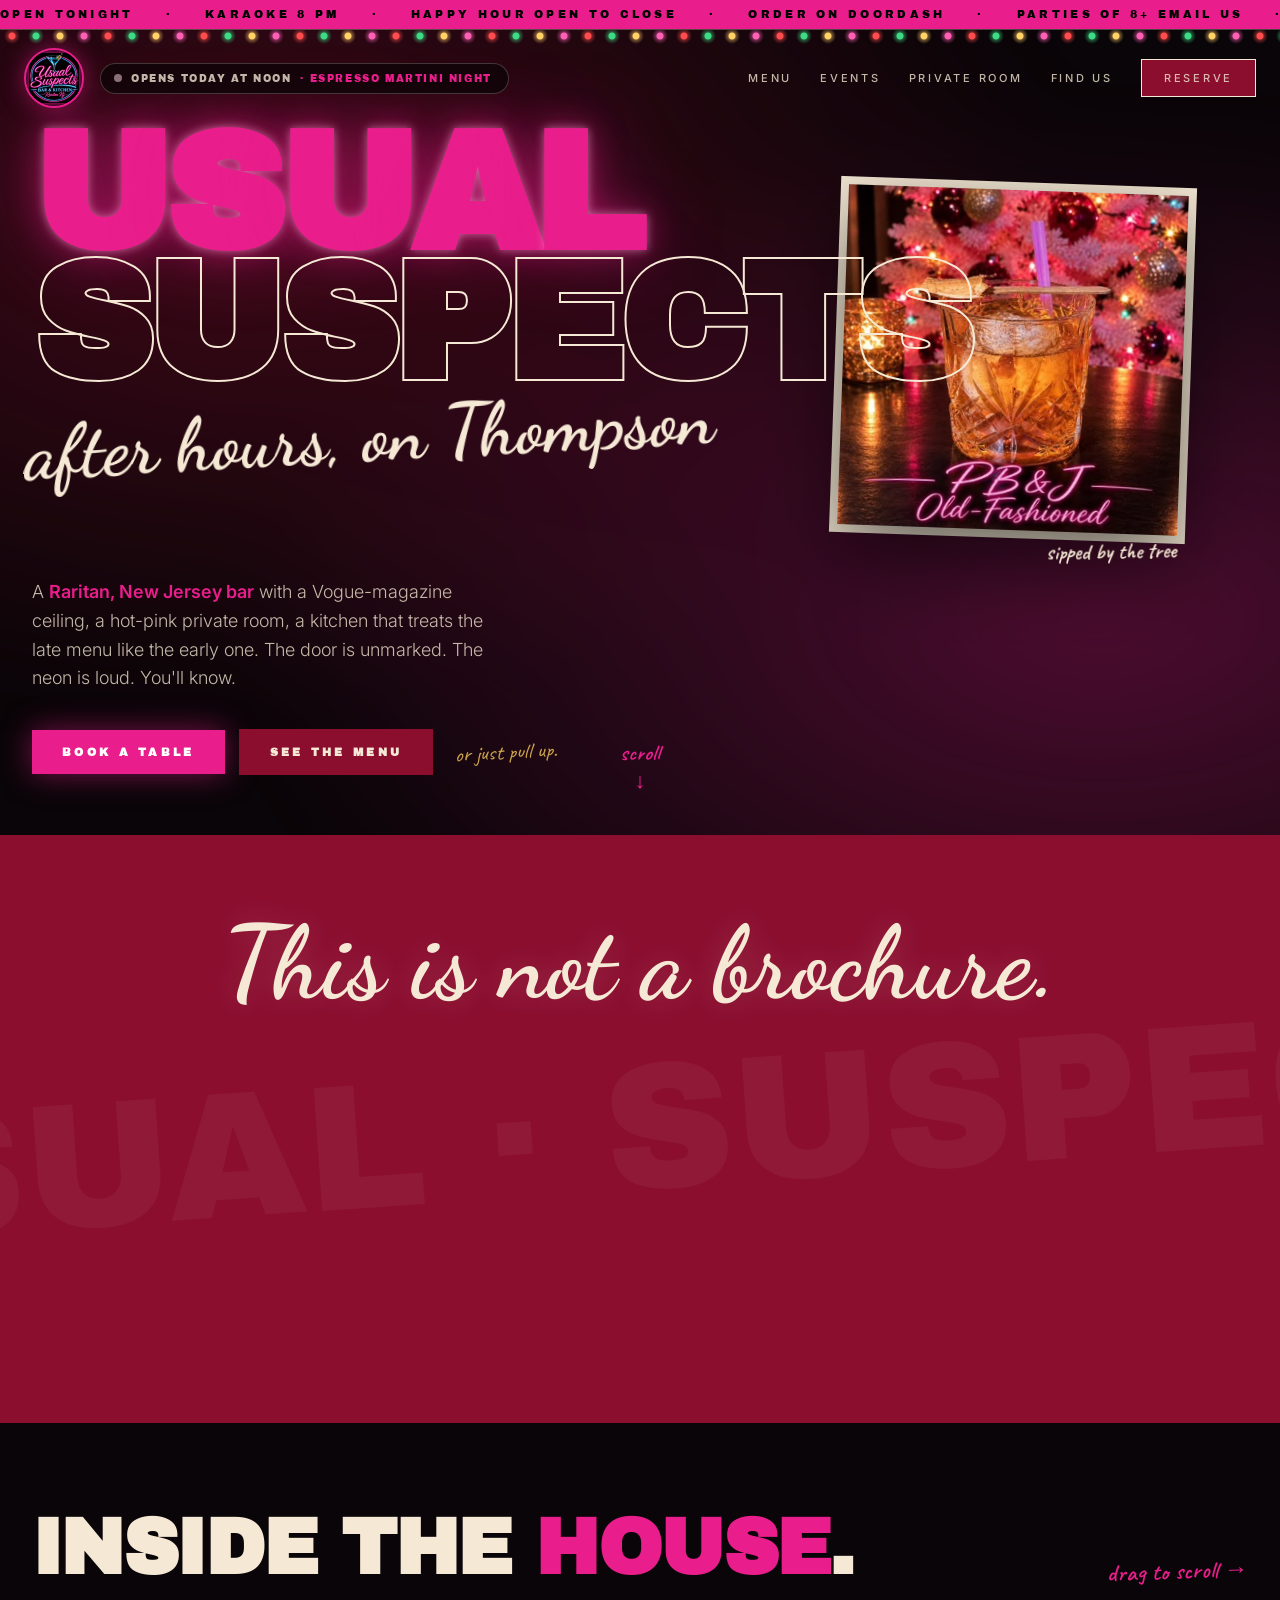
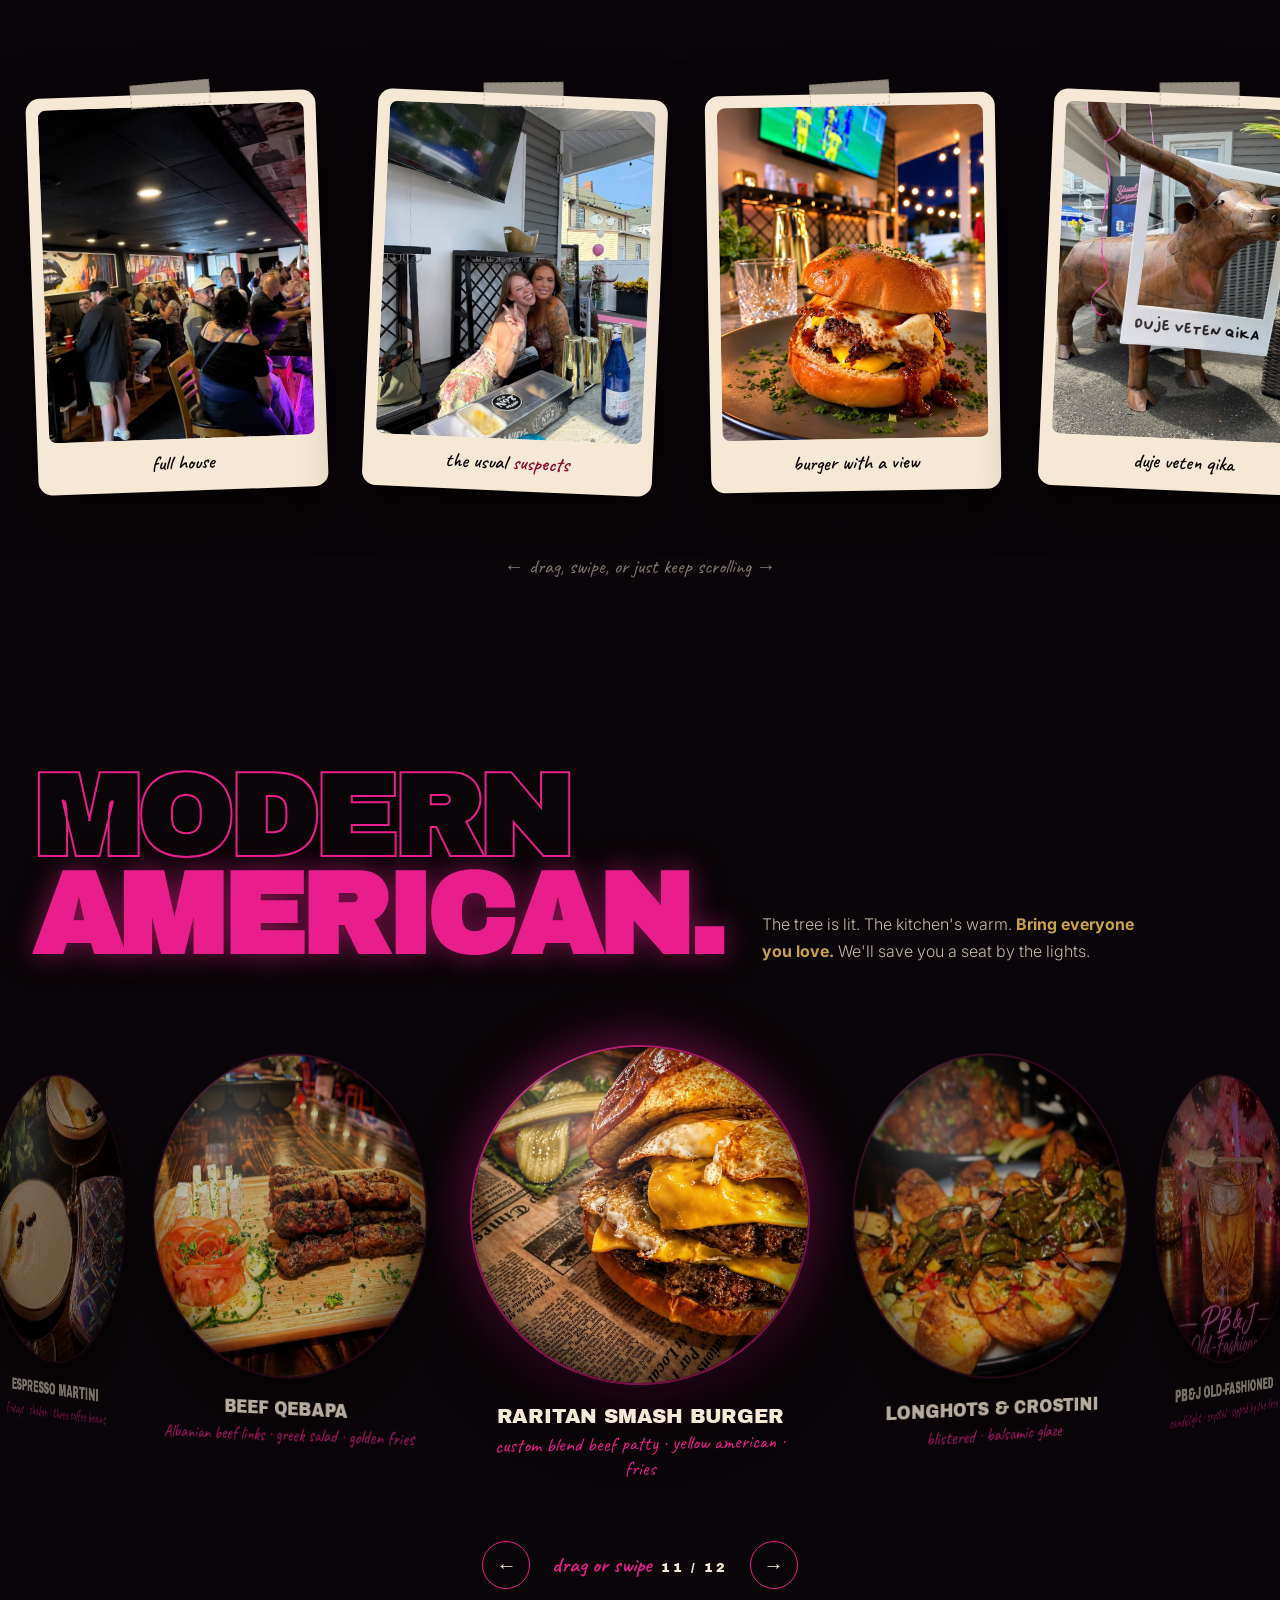
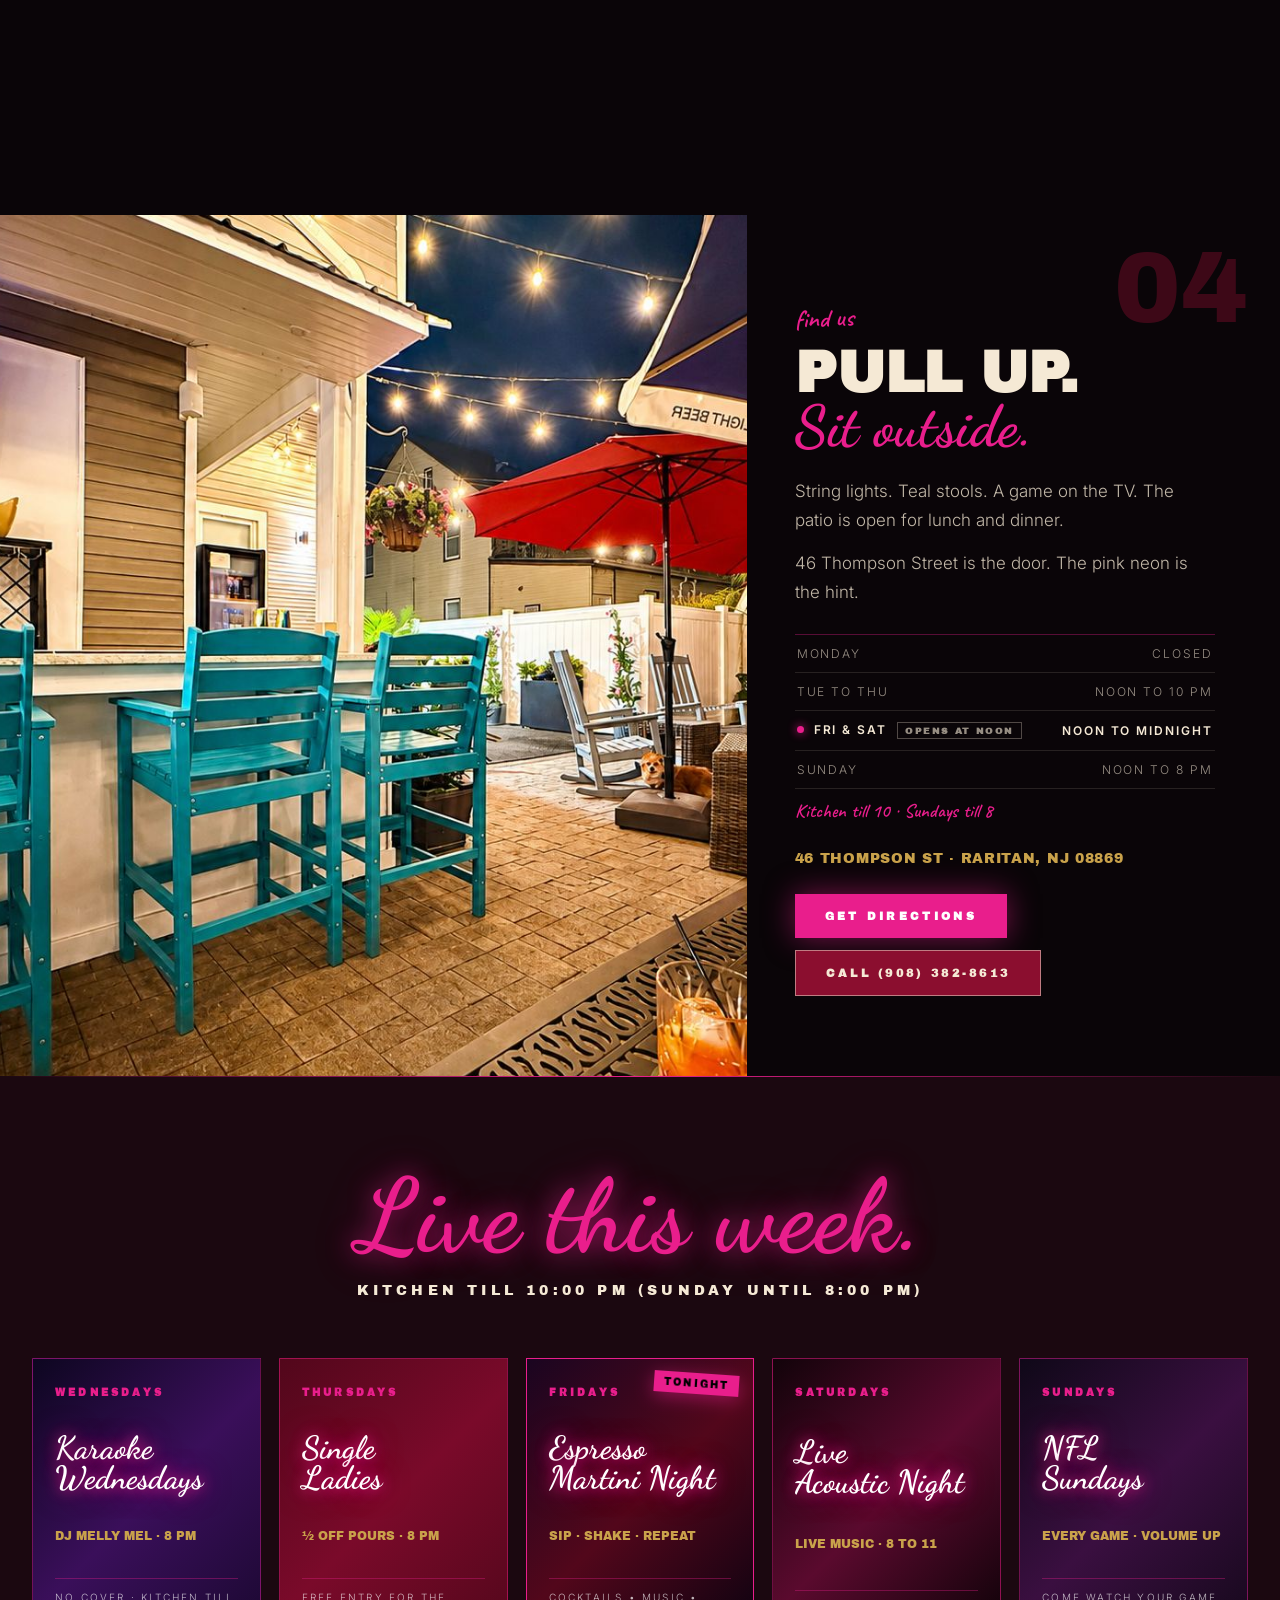
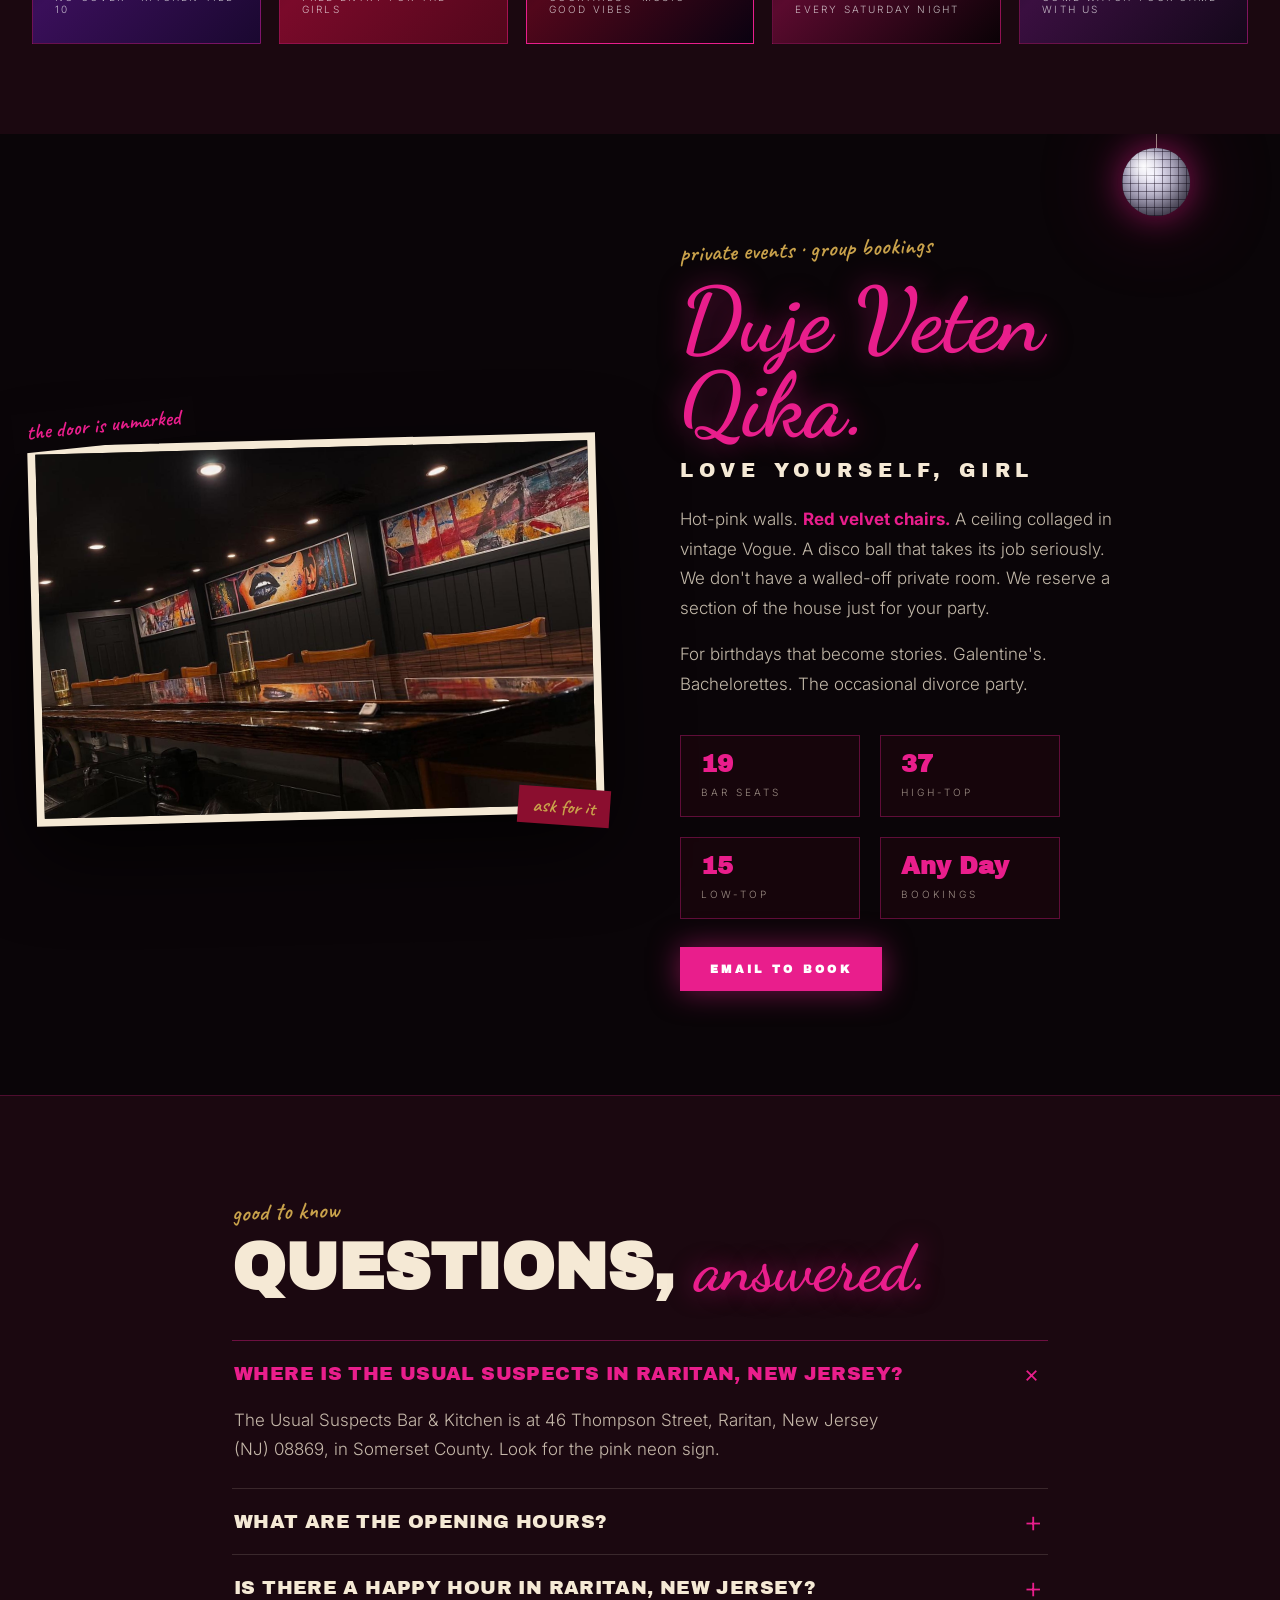
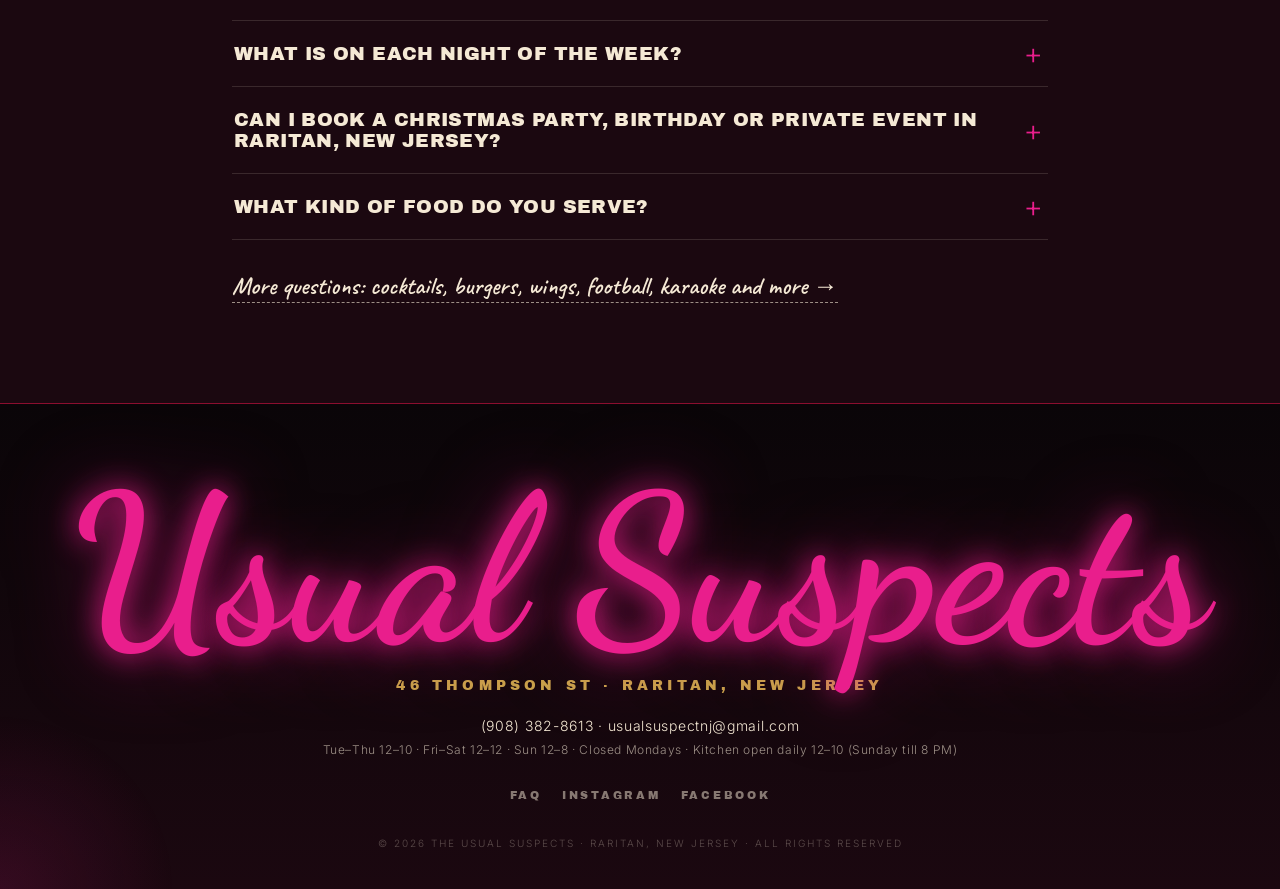
<file: index.html>
<!DOCTYPE html>
<html lang="en">
<head>

<!-- ==========================================================
     TO UPDATE THE SITE:
     - Change menu prices: search for "MENU ITEMS" below
     - Change hours: search for "HOURS"
     - Change phone/email: search for "CONTACT INFO"
     - Change events: search for "WEEKLY EVENTS"
     - Swap any image: put a new file with the same name
       into the /images/ folder. That's it.
     ========================================================== -->

<meta charset="UTF-8">
<meta name="viewport" content="width=device-width, initial-scale=1.0">
<meta name="theme-color" content="#0A0508">

<!-- PRIMARY SEO -->
<title>The Usual Suspects | Bar, Kitchen &amp; Karaoke | Raritan, New Jersey</title>
<meta name="description" content="Bar and kitchen at 46 Thompson St in Raritan, New Jersey (NJ). All-day happy hour, the best burger in town, karaoke Wednesdays, live acoustic Saturdays, NFL Sundays.">
<meta name="author" content="The Usual Suspects">
<meta name="robots" content="index, follow, max-image-preview:large">
<link rel="canonical" href="https://usualsuspectsnj.com/">
<meta name="geo.region" content="US-NJ">
<meta name="geo.placename" content="Raritan, New Jersey">
<meta name="geo.position" content="40.5695;-74.6335">
<meta name="ICBM" content="40.5695, -74.6335">
<link rel="alternate" type="text/plain" href="https://usualsuspectsnj.com/llms.txt" title="Plain-text summary for AI assistants">

<!-- OPEN GRAPH (FACEBOOK / LINKEDIN / INSTAGRAM) -->
<meta property="og:type" content="restaurant">
<meta property="og:site_name" content="The Usual Suspects">
<meta property="og:title" content="The Usual Suspects | Bar &amp; Kitchen in Raritan, New Jersey">
<meta property="og:description" content="Bar and kitchen at 46 Thompson St in Raritan, New Jersey (NJ). All-day happy hour, the best burger in town, karaoke Wednesdays, live acoustic Saturdays, NFL Sundays.">
<meta property="og:url" content="https://usualsuspectsnj.com/">
<meta property="og:image" content="https://usualsuspectsnj.com/images/hero.jpg">
<meta property="og:image:width" content="1344">
<meta property="og:image:height" content="896">
<meta property="og:image:alt" content="The Usual Suspects bar interior with colorful wall art in Raritan NJ">
<meta property="og:locale" content="en_US">

<!-- TWITTER / X -->
<meta name="twitter:card" content="summary_large_image">
<meta name="twitter:title" content="The Usual Suspects | Bar &amp; Kitchen in Raritan, New Jersey">
<meta name="twitter:description" content="Bar and kitchen in Raritan, New Jersey. All-day happy hour, karaoke Wednesdays, live acoustic Saturdays, NFL Sundays, private parties.">
<meta name="twitter:image" content="https://usualsuspectsnj.com/images/hero.jpg">
<meta name="twitter:image:alt" content="The Usual Suspects bar interior Raritan NJ">

<!-- FAVICON -->
<link rel="icon" type="image/png" sizes="64x64" href="images/favicon-64.png">
<link rel="icon" type="image/png" sizes="192x192" href="images/favicon-192.png">
<link rel="apple-touch-icon" href="images/logo.jpg">

<!-- FONTS -->
<link rel="preconnect" href="https://fonts.googleapis.com">
<link rel="preconnect" href="https://fonts.gstatic.com" crossorigin>
<link href="https://fonts.googleapis.com/css2?family=Dancing+Script:wght@700&family=Archivo+Black&family=Inter:wght@300;400;500;600&family=Caveat:wght@600&display=swap" rel="stylesheet">

<!-- PRELOAD HERO IMAGE FOR FASTER LCP -->
<link rel="preload" as="image" href="images/xmas-old-fashioned.jpg" fetchpriority="high">

<!-- STYLES -->
<link rel="stylesheet" href="style.css?v=9">

<!-- STRUCTURED DATA for Google and AI assistants: business details, full food menu, FAQ.
     If hours, prices or FAQ answers change on the page, change them here too. -->
<script type="application/ld+json" id="ldMain">
{
 "@context": "https://schema.org",
 "@graph": [
  {
   "@type": [
    "Restaurant",
    "BarOrPub"
   ],
   "@id": "https://usualsuspectsnj.com/#business",
   "name": "The Usual Suspects",
   "alternateName": [
    "Usual Suspects Bar & Kitchen",
    "The Usual Suspects Raritan",
    "The Usual Suspects Raritan New Jersey"
   ],
   "description": "Bar and kitchen in Raritan, New Jersey, serving modern American food with Italian and Albanian favorites, craft cocktails such as the PB&J Old-Fashioned and espresso martinis, and an all-day happy hour. Karaoke on Wednesdays, live acoustic music on Saturdays, NFL on Sundays, a patio with a tiki bar, and a room for private parties.",
   "url": "https://usualsuspectsnj.com/",
   "logo": "https://usualsuspectsnj.com/images/logo.jpg",
   "image": [
    "https://usualsuspectsnj.com/images/hero.jpg",
    "https://usualsuspectsnj.com/images/private-room.jpg",
    "https://usualsuspectsnj.com/images/patio-main.jpg",
    "https://usualsuspectsnj.com/images/vogue-ceiling.jpg",
    "https://usualsuspectsnj.com/images/rose-wall.jpg",
    "https://usualsuspectsnj.com/images/front-door.jpg"
   ],
   "telephone": "+1-908-382-8613",
   "email": "usualsuspectnj@gmail.com",
   "priceRange": "$$",
   "currenciesAccepted": "USD",
   "servesCuisine": [
    "American",
    "Italian",
    "Albanian",
    "Bar Food"
   ],
   "acceptsReservations": true,
   "address": {
    "@type": "PostalAddress",
    "streetAddress": "46 Thompson Street",
    "addressLocality": "Raritan",
    "addressRegion": "NJ",
    "postalCode": "08869",
    "addressCountry": "US"
   },
   "geo": {
    "@type": "GeoCoordinates",
    "latitude": 40.5695,
    "longitude": -74.6335
   },
   "hasMap": "https://maps.google.com/?q=46+Thompson+St+Raritan+NJ",
   "areaServed": [
    "Raritan, New Jersey",
    "Somerville, New Jersey",
    "Bridgewater, New Jersey",
    "Branchburg, New Jersey",
    "Hillsborough, New Jersey",
    "Manville, New Jersey",
    "Bound Brook, New Jersey",
    "Somerset County, New Jersey"
   ],
   "openingHoursSpecification": [
    {
     "@type": "OpeningHoursSpecification",
     "dayOfWeek": [
      "Tuesday",
      "Wednesday",
      "Thursday"
     ],
     "opens": "12:00",
     "closes": "22:00"
    },
    {
     "@type": "OpeningHoursSpecification",
     "dayOfWeek": [
      "Friday",
      "Saturday"
     ],
     "opens": "12:00",
     "closes": "23:59"
    },
    {
     "@type": "OpeningHoursSpecification",
     "dayOfWeek": "Sunday",
     "opens": "12:00",
     "closes": "20:00"
    }
   ],
   "amenityFeature": [
    {
     "@type": "LocationFeatureSpecification",
     "name": "Outdoor Seating",
     "value": true
    },
    {
     "@type": "LocationFeatureSpecification",
     "name": "Tiki Bar",
     "value": true
    },
    {
     "@type": "LocationFeatureSpecification",
     "name": "Private Events",
     "value": true
    },
    {
     "@type": "LocationFeatureSpecification",
     "name": "Karaoke",
     "value": true
    },
    {
     "@type": "LocationFeatureSpecification",
     "name": "Live Music",
     "value": true
    },
    {
     "@type": "LocationFeatureSpecification",
     "name": "Sports on TV",
     "value": true
    },
    {
     "@type": "LocationFeatureSpecification",
     "name": "Full Bar",
     "value": true
    },
    {
     "@type": "LocationFeatureSpecification",
     "name": "Happy Hour",
     "value": true
    },
    {
     "@type": "LocationFeatureSpecification",
     "name": "Delivery via DoorDash",
     "value": true
    },
    {
     "@type": "LocationFeatureSpecification",
     "name": "Craft Cocktails",
     "value": true
    }
   ],
   "hasMenu": {
    "@type": "Menu",
    "@id": "https://usualsuspectsnj.com/#menu",
    "name": "Food menu",
    "url": "https://usualsuspectsnj.com/#menu",
    "hasMenuSection": [
     {
      "@type": "MenuSection",
      "name": "Appetizers",
      "hasMenuItem": [
       {
        "@type": "MenuItem",
        "name": "Caesar Salad",
        "offers": {
         "@type": "Offer",
         "price": "13.00",
         "priceCurrency": "USD"
        },
        "description": "Crisp hearts of romaine with shaved parmesan cheese, garlic and croutons, served with classic caesar dressing."
       },
       {
        "@type": "MenuItem",
        "name": "Mixed Greens Salad",
        "offers": {
         "@type": "Offer",
         "price": "14.00",
         "priceCurrency": "USD"
        },
        "description": "Apples, glazed walnuts, crumbled gorgonzola and cranberries."
       },
       {
        "@type": "MenuItem",
        "name": "Long Hots",
        "offers": {
         "@type": "Offer",
         "price": "10.00",
         "priceCurrency": "USD"
        },
        "description": "Charred, with roasted garlic and extra virgin olive oil."
       },
       {
        "@type": "MenuItem",
        "name": "House-Made Rice Balls",
        "offers": {
         "@type": "Offer",
         "price": "15.00",
         "priceCurrency": "USD"
        },
        "description": "Panko crusted risotto stuffed with melty mozzarella cheese in a silky blush pink sauce."
       },
       {
        "@type": "MenuItem",
        "name": "Oven Roasted Meatballs",
        "offers": {
         "@type": "Offer",
         "price": "10.00",
         "priceCurrency": "USD"
        },
        "description": "Three hand rolled, slow simmered meatballs in a light brown gravy."
       },
       {
        "@type": "MenuItem",
        "name": "Hot Mess Wings",
        "offers": {
         "@type": "Offer",
         "price": "12.00",
         "priceCurrency": "USD"
        },
        "description": "Crispy and flavorful, tossed in a vibrant, tangy sauce."
       },
       {
        "@type": "MenuItem",
        "name": "Stick It & Dip It",
        "offers": {
         "@type": "Offer",
         "price": "14.00",
         "priceCurrency": "USD"
        },
        "description": "Breaded mozzarella sticks: crunchy, stretchy and seriously cheesy."
       },
       {
        "@type": "MenuItem",
        "name": "Bavarian Pretzel",
        "offers": {
         "@type": "Offer",
         "price": "10.00",
         "priceCurrency": "USD"
        },
        "description": "Straight out the oven, served with creamy melted cheese."
       },
       {
        "@type": "MenuItem",
        "name": "Soup of the Week",
        "offers": {
         "@type": "Offer",
         "price": "6.00",
         "priceCurrency": "USD"
        }
       },
       {
        "@type": "MenuItem",
        "name": "The Catch",
        "offers": {
         "@type": "Offer",
         "price": "15.00",
         "priceCurrency": "USD"
        },
        "description": "Crusted coconut shrimp with an island golden homemade sauce."
       },
       {
        "@type": "MenuItem",
        "name": "Disco Fries",
        "offers": {
         "@type": "Offer",
         "price": "12.00",
         "priceCurrency": "USD"
        },
        "description": "Served classic style with savory brown gravy, velvety rich cheese and frizzled onions."
       },
       {
        "@type": "MenuItem",
        "name": "Fried Calamari",
        "offers": {
         "@type": "Offer",
         "price": "18.00",
         "priceCurrency": "USD"
        },
        "description": "Tossed in a house made dressing, your choice of sweet and spicy or traditional."
       },
       {
        "@type": "MenuItem",
        "name": "Loaded Nachos",
        "offers": {
         "@type": "Offer",
         "price": "16.00",
         "priceCurrency": "USD"
        },
        "description": "Choice of beef or chicken, with pico de gallo, beans, guac, sour cream and long hots."
       }
      ]
     },
     {
      "@type": "MenuSection",
      "name": "Handhelds",
      "hasMenuItem": [
       {
        "@type": "MenuItem",
        "name": "Back Room Chicken Melt",
        "offers": {
         "@type": "Offer",
         "price": "14.00",
         "priceCurrency": "USD"
        },
        "description": "Flame grilled chicken and a trio of cheeses pressed in a warm tortilla."
       },
       {
        "@type": "MenuItem",
        "name": "Chicken Sliders",
        "offers": {
         "@type": "Offer",
         "price": "13.00",
         "priceCurrency": "USD"
        },
        "description": "Three sliders with American cheese and house sauce."
       },
       {
        "@type": "MenuItem",
        "name": "Nonna's Meatball Sub",
        "offers": {
         "@type": "Offer",
         "price": "18.00",
         "priceCurrency": "USD"
        },
        "description": "Hand rolled meatballs with slow simmered marinara, melted mozzarella and charred Italian long hots. Served with fries or a salad."
       },
       {
        "@type": "MenuItem",
        "name": "The \"OG\"",
        "offers": {
         "@type": "Offer",
         "price": "18.00",
         "priceCurrency": "USD"
        },
        "description": "Crispy chicken breast, fire roasted red pepper, mozzarella and sweet balsamic glaze on oven warmed giambotta bread. Served with fries or a salad."
       },
       {
        "@type": "MenuItem",
        "name": "The Festival",
        "offers": {
         "@type": "Offer",
         "price": "18.00",
         "priceCurrency": "USD"
        },
        "description": "Sweet Italian sausage, roasted bell peppers, onions and roasted garlic on warm bread. Served with fries or a salad."
       },
       {
        "@type": "MenuItem",
        "name": "Raritan Smash Burger",
        "offers": {
         "@type": "Offer",
         "price": "17.00",
         "priceCurrency": "USD"
        },
        "description": "Custom blend beef patty with yellow American cheese, lettuce, tomato, onion and a pickle. Served with fries or a salad."
       },
       {
        "@type": "MenuItem",
        "name": "Tacos",
        "offers": {
         "@type": "Offer",
         "price": "16.00",
         "priceCurrency": "USD"
        },
        "description": "Three tacos with your choice of chicken, beef or cod."
       }
      ]
     },
     {
      "@type": "MenuSection",
      "name": "Entrées",
      "hasMenuItem": [
       {
        "@type": "MenuItem",
        "name": "Spicy Situation",
        "offers": {
         "@type": "Offer",
         "price": "24.00",
         "priceCurrency": "USD"
        },
        "description": "Rigatoni in a velvety blush vodka sauce with a slight kick."
       },
       {
        "@type": "MenuItem",
        "name": "The Holy Parm",
        "offers": {
         "@type": "Offer",
         "price": "25.00",
         "priceCurrency": "USD"
        },
        "description": "Chicken in Italian breadcrumbs with melted mozzarella and your choice of creamy vodka sauce or traditional marinara."
       },
       {
        "@type": "MenuItem",
        "name": "Uncle Lou's Giambotta",
        "offers": {
         "@type": "Offer",
         "price": "29.00",
         "priceCurrency": "USD"
        },
        "description": "Sweet Italian sausage, slow roasted meatballs, red peppers, onions, mushrooms, charred long hots and golden roasted potatoes."
       },
       {
        "@type": "MenuItem",
        "name": "Beef Qebapa",
        "offers": {
         "@type": "Offer",
         "price": "23.00",
         "priceCurrency": "USD"
        },
        "description": "Albanian house crafted beef links with your choice of fries or salad."
       },
       {
        "@type": "MenuItem",
        "name": "Fettucini Bolognese",
        "offers": {
         "@type": "Offer",
         "price": "25.00",
         "priceCurrency": "USD"
        },
        "description": "Fettuccine tossed in a rich, savory bolognese sauce."
       },
       {
        "@type": "MenuItem",
        "name": "Butternut Squash Ravioli",
        "offers": {
         "@type": "Offer",
         "price": "19.00",
         "priceCurrency": "USD"
        },
        "description": "Hazelnut light cream sauce with chopped walnuts."
       },
       {
        "@type": "MenuItem",
        "name": "Atlantic Grilled Salmon",
        "offers": {
         "@type": "Offer",
         "price": "28.00",
         "priceCurrency": "USD"
        },
        "description": "Glazed in honey garlic sauce with roasted red potatoes and garden vegetables."
       }
      ]
     }
    ]
   },
   "sameAs": [
    "https://www.instagram.com/usualsuspectsnj",
    "https://www.facebook.com/profile.php?id=61583762337493",
    "https://www.doordash.com/store/52678127/"
   ],
   "keywords": "bar in Raritan New Jersey, happy hour Raritan New Jersey, karaoke Raritan New Jersey, live music Raritan New Jersey, restaurant Raritan NJ, private parties Somerset County New Jersey, bar in Raritan NJ, restaurant in Raritan New Jersey, happy hour Raritan, best burger Raritan, smash burger, wings near Somerville NJ, sports bar Raritan, watch NFL Somerville, karaoke near Somerville, karaoke Bridgewater, live music Raritan, ladies night Somerset County, chicken parm, vodka rigatoni, Albanian food NJ, qebapa, patio bar, tiki bar, private party venue Raritan, Christmas party venue Somerset County, best burger in town, burger near me, wings near me, happy hour near me, bar near me, bars in town, sports bar near me, karaoke near me, karaoke tonight, things to do tonight in Raritan, restaurants near me open now, late night food near me, ladies night near me, live music near me, best drinks in Somerset County, best cocktails Somerset County NJ, cocktail bar Raritan, cocktail bar near Somerville, best bar in Somerset County, espresso martini Somerset County, old fashioned Raritan, drink specials Somerset County, cheap drinks near me, cocktails near me, tiki bar New Jersey",
   "potentialAction": {
    "@type": "OrderAction",
    "target": {
     "@type": "EntryPoint",
     "urlTemplate": "https://www.doordash.com/store/52678127/",
     "actionPlatform": [
      "http://schema.org/DesktopWebPlatform",
      "http://schema.org/MobileWebPlatform"
     ]
    }
   }
  },
  {
   "@type": "WebSite",
   "@id": "https://usualsuspectsnj.com/#website",
   "url": "https://usualsuspectsnj.com/",
   "name": "The Usual Suspects",
   "publisher": {
    "@id": "https://usualsuspectsnj.com/#business"
   },
   "inLanguage": "en-US"
  },
  {
   "@type": "FAQPage",
   "@id": "https://usualsuspectsnj.com/#faq",
   "mainEntity": [
    {
     "@type": "Question",
     "name": "Where is The Usual Suspects in Raritan, New Jersey?",
     "acceptedAnswer": {
      "@type": "Answer",
      "text": "The Usual Suspects Bar & Kitchen is at 46 Thompson Street, Raritan, New Jersey (NJ) 08869, in Somerset County. Look for the pink neon sign."
     }
    },
    {
     "@type": "Question",
     "name": "What are the opening hours?",
     "acceptedAnswer": {
      "@type": "Answer",
      "text": "We are open Tuesday to Thursday noon to 10 PM, Friday and Saturday noon to midnight, Sunday noon to 8 PM. Closed Mondays. The kitchen serves until 10 PM, and until 8 PM on Sundays."
     }
    },
    {
     "@type": "Question",
     "name": "Is there a happy hour in Raritan, New Jersey?",
     "acceptedAnswer": {
      "@type": "Answer",
      "text": "Yes. The Usual Suspects in Raritan, New Jersey runs happy hour from open to close, every day it is open. $5 gets you select drafts, Surfside, High Noon, Spiked Ade or house liquors. $7 gets you Skyy vodka, Cazadores tequila, Bacardí rum, Four Roses bourbon or Dewar’s scotch."
     }
    },
    {
     "@type": "Question",
     "name": "What is on each night of the week?",
     "acceptedAnswer": {
      "@type": "Answer",
      "text": "Wednesdays are Karaoke Wednesdays with DJ Melly Mel from 8 PM, with no cover. Thursdays are Single Ladies night with half off pours from 8 PM. Fridays are Espresso Martini Night. Saturdays are Live Acoustic Night from 8 to 11 PM. Sundays we show the NFL games with the volume up."
     }
    },
    {
     "@type": "Question",
     "name": "Can I book a Christmas party, birthday or private event in Raritan, New Jersey?",
     "acceptedAnswer": {
      "@type": "Answer",
      "text": "Yes. We reserve a section of the house for your party, any day we are open. The room has 20 bar seats, 40 high-top seats and 16 low-top seats. Email usualsuspectnj@gmail.com or call (908) 382-8613 to book."
     }
    },
    {
     "@type": "Question",
     "name": "What kind of food do you serve?",
     "acceptedAnswer": {
      "@type": "Answer",
      "text": "Modern American bar food with Italian and Albanian favorites. Popular dishes include the Raritan Smash Burger ($17), Spicy Situation rigatoni in vodka sauce ($24), The Holy Parm chicken parm ($25), Beef Qebapa Albanian beef links ($23), Hot Mess Wings and Fried Calamari."
     }
    }
   ],
   "url": "https://usualsuspectsnj.com/#faq"
  }
 ]
}
</script>

</head>
<!-- CHRISTMAS THEME: the "xmas" class turns on the falling snow + string lights.
     To switch it off after the holidays, change this line back to <body> -->
<body class="xmas">

<!-- SKIP TO CONTENT LINK (accessibility) -->
<a href="#main" class="skip-link">Skip to content</a>

<!-- MARQUEE TAPE -->
<div class="tape" aria-hidden="true">
  <div class="tape-track">
    <span>OPEN TONIGHT</span><span>·</span><span>KARAOKE 8 PM</span><span>·</span><span>HAPPY HOUR OPEN TO CLOSE</span><span>·</span><span>ORDER ON DOORDASH</span><span>·</span><span>PARTIES OF 8+ EMAIL US</span><span>·</span><span>❄ BOOK YOUR CHRISTMAS PARTY ❄</span><span>·</span>
    <span>OPEN TONIGHT</span><span>·</span><span>KARAOKE 8 PM</span><span>·</span><span>HAPPY HOUR OPEN TO CLOSE</span><span>·</span><span>ORDER ON DOORDASH</span><span>·</span><span>PARTIES OF 8+ EMAIL US</span><span>·</span><span>❄ BOOK YOUR CHRISTMAS PARTY ❄</span><span>·</span>
    <span>OPEN TONIGHT</span><span>·</span><span>KARAOKE 8 PM</span><span>·</span><span>HAPPY HOUR OPEN TO CLOSE</span><span>·</span><span>ORDER ON DOORDASH</span><span>·</span><span>PARTIES OF 8+ EMAIL US</span><span>·</span><span>❄ BOOK YOUR CHRISTMAS PARTY ❄</span><span>·</span>
  </div>
</div>

<!-- NAV -->
<nav aria-label="Main navigation">
  <a href="#" class="logo-mark" aria-label="The Usual Suspects, home">
    <img src="images/logo.jpg" alt="" width="60" height="60">
  </a>
  <div class="nav-links">
    <a href="#menu">Menu</a>
    <a href="#events">Events</a>
    <a href="#private">Private Room</a>
    <a href="#location">Find Us</a>
    <a href="#reserve" class="nav-cta">Reserve</a>
  </div>
  <button class="hamburger" aria-label="Open menu" aria-expanded="false" aria-controls="mobileMenu" id="hamburgerBtn">
    <span></span><span></span><span></span>
  </button>
</nav>

<!-- MOBILE MENU -->
<div class="mobile-menu" role="dialog" aria-label="Mobile navigation" id="mobileMenu">
  <button class="mobile-close" aria-label="Close menu" id="mobileCloseBtn">×</button>
  <a href="#menu" data-close>Menu</a>
  <a href="#events" data-close>Events</a>
  <a href="#private" data-close>Private Room</a>
  <a href="#location" data-close>Find Us</a>
  <a href="#reserve" class="btn btn-pink" data-close>Reserve</a>
</div>

<main id="main">

<!-- ========== HERO ========== -->
<section class="hero" aria-labelledby="heroHeadline">
  <div class="hero-bg" aria-hidden="true"></div>
  <div class="container">
    <div class="hero-grid">
      <h1 class="hero-headline" id="heroHeadline">
        <span class="row1">USUAL</span>
        <span class="row2">SUSPECTS</span>
        <span class="row3">after hours, on Thompson</span>
        <span class="sr-only">Bar and Kitchen in Raritan, New Jersey</span>
      </h1>
      <div class="hero-photo">
        <!-- CHRISTMAS HERO PHOTO. After the holidays switch back to:
             images/private-room.jpg  with the label "a Tuesday" -->
        <img src="images/xmas-old-fashioned.jpg" alt="PB&amp;J Old-Fashioned in a cut-crystal glass in front of the pink Christmas tree" width="470" height="467" fetchpriority="high">
        <span class="hero-photo-label" aria-hidden="true">sipped by the tree</span>
      </div>
      <p class="hero-tag">A <b>Raritan, New Jersey bar</b> with a Vogue-magazine ceiling, a hot-pink private room, a kitchen that treats the late menu like the early one. The door is unmarked. The neon is loud. You'll know.</p>
      <div class="hero-cta-row">
        <a href="#reserve" class="btn btn-pink">Book A Table</a>
        <a href="#menu" class="btn btn-wine">See The Menu</a>
        <span class="hero-cta-scribble" aria-hidden="true">or just pull up.</span>
      </div>
    </div>
  </div>
  <div class="hero-arrow" aria-hidden="true">scroll<br>↓</div>
</section>

<!-- ========== MANIFESTO ========== -->
<section class="manifesto" aria-label="About The Usual Suspects">
  <div class="manifesto-inner">
    <h2 class="reveal">This is not a brochure.</h2>
    <p class="dot reveal">It's a room</p>
    <p class="dot reveal">it's a ceiling of vogues</p>
    <p class="dot reveal">it's a private door</p>
    <p class="reveal punch">it's the usual suspects.</p>
    <a href="#location" class="manifesto-cta" data-line="4">come see for yourself &rarr;</a>
  </div>
  <!-- One polaroid per line above: each drops in when its line finishes typing (data-line = which line). -->
  <div class="manifesto-photos">
    <figure class="mf-photo mf1" data-line="1">
      <img src="images/hero.jpg" alt="The bar: dark wood, pop-art on the walls" width="1344" height="896" loading="lazy">
      <figcaption>the room</figcaption>
    </figure>
    <figure class="mf-photo mf2" data-line="2">
      <img src="images/vogue-ceiling.jpg" alt="The ceiling, collaged in Vogue covers" width="644" height="1148" loading="lazy" style="object-position:50% 12%;">
      <figcaption>the ceiling</figcaption>
    </figure>
    <figure class="mf-photo mf3" data-line="3">
      <img src="images/front-door.jpg" alt="The front door under the pink neon sign" width="952" height="1288" loading="lazy" style="object-position:50% 30%;">
      <figcaption>the door</figcaption>
    </figure>
  </div>
</section>
<!-- ========== PHOTO WALL ========== -->
<section class="wall" aria-labelledby="wallHeading">
  <div class="wall-head">
    <h2 id="wallHeading">Inside the <span class="pink">house</span>.</h2>
    <span class="scrawl" aria-hidden="true">drag to scroll →</span>
  </div>
  <div class="wall-track" id="wallTrack" tabindex="0" aria-label="Photo gallery, drag to scroll">
    <!-- NEW PHOTOS (Nov 2026). Edit the captions here. -->
    <figure class="polaroid">
      <img src="images/new-bar-crowd-1.jpg" alt="The bar packed with guests beneath the Vogue-covered ceiling" width="1024" height="768" loading="lazy">
      <figcaption class="cap">full house</figcaption>
    </figure>
    <figure class="polaroid">
      <img src="images/new-patio-friends.jpg" alt="Two friends posing together at the patio bar" width="768" height="1024" loading="lazy" style="object-position:50% 72%;">
      <figcaption class="cap">the usual <em>suspects</em></figcaption>
    </figure>
    <figure class="polaroid">
      <img src="images/new-patio-burger.jpg" alt="Burger on the patio bar at dusk with string lights and the game on TV" width="1090" height="1200" loading="lazy" style="object-position:50% 65%;">
      <figcaption class="cap">burger with a view</figcaption>
    </figure>
    <figure class="polaroid">
      <img src="images/new-bull.jpg" alt="Copper bull statue on the patio behind a polaroid frame reading Duje Veten Qika" width="768" height="1024" loading="lazy" style="object-position:50% 38%;">
      <figcaption class="cap">duje veten qika</figcaption>
    </figure>
    <figure class="polaroid">
      <img src="images/new-bar-night.jpg" alt="Guests gathered around high-top tables inside the bar at night" width="1024" height="768" loading="lazy">
      <figcaption class="cap">saturday, loud</figcaption>
    </figure>
    <figure class="polaroid">
      <img src="images/new-patio-day-1.jpg" alt="The patio on a sunny day with flowers, string lights and guests at the bar" width="768" height="1024" loading="lazy">
      <figcaption class="cap">sunshine &amp; string lights</figcaption>
    </figure>
    <figure class="polaroid">
      <img src="images/new-rigatoni-plate.jpg" alt="Rigatoni in tomato sauce on the patio bar beside a cut-crystal glass" width="470" height="625" loading="lazy" style="object-position:50% 60%;">
      <figcaption class="cap">rigatoni · one on the rocks</figcaption>
    </figure>
    <!-- HIDDEN (trimmed from the wall)
    <figure class="polaroid">
      <img src="images/new-bar-crowd-2.jpg" alt="A busy afternoon inside the bar with every stool taken" width="1024" height="768" loading="lazy">
      <figcaption class="cap">every stool taken</figcaption>
    </figure>
    -->
    <!-- HIDDEN (trimmed from the wall)
    <figure class="polaroid">
      <img src="images/new-patio-day-2.jpg" alt="The outdoor patio bar under blue sky with umbrellas and string lights" width="1024" height="768" loading="lazy">
      <figcaption class="cap">the patio, daytime</figcaption>
    </figure>
    -->
    <figure class="polaroid">
      <img src="images/vogue-ceiling.jpg" alt="Vogue magazine covers collaged onto the ceiling of the bar" width="800" height="800" loading="lazy">
      <figcaption class="cap">the ceiling is a <em>magazine</em></figcaption>
    </figure>
    <!--<figure class="polaroid">
      <img src="images/heart-cake.jpg" alt="Guest holding a heart-shaped cake in the private room beneath the Duje Veten Qika neon sign" width="800" height="800" loading="lazy">
      <figcaption class="cap">private room · espresso martini hour</figcaption>
    </figure>-->
    <figure class="polaroid">
      <img src="images/rose-wall.jpg" alt="Two guests in front of the pink neon rose wall inside the bar" width="800" height="800" loading="lazy">
      <figcaption class="cap">the rose wall</figcaption>
    </figure>
    <figure class="polaroid">
      <img src="images/draft-beer.jpg" alt="Bartender pouring a draft beer under the Vogue-covered ceiling" width="800" height="800" loading="lazy">
      <figcaption class="cap">tuesday, 9:47</figcaption>
    </figure>
    <figure class="polaroid">
      <img src="images/exterior.jpg" alt="Lamborghini parked outside The Usual Suspects with the pink neon sign glowing" width="800" height="800" loading="lazy">
      <figcaption class="cap">park anywhere · we're at 46</figcaption>
    </figure>
    <figure class="polaroid">
      <img src="images/espresso-martini.jpg" alt="Bartender shaking an espresso martini over the bar counter" width="800" height="800" loading="lazy">
      <figcaption class="cap">espresso martini fridays</figcaption>
    </figure>
    <figure class="polaroid">
      <img src="images/ace-of-spades.jpg" alt="Ace of Spades champagne bottles on a gold rack inside the bar" width="800" height="800" loading="lazy">
      <figcaption class="cap">we pour right</figcaption>
    </figure>
    <!-- HIDDEN (trimmed from the wall)
    <figure class="polaroid">
      <img src="images/bartender-pour.jpg" alt="Bartender pouring a cocktail beneath the Vogue ceiling" width="800" height="800" loading="lazy">
      <figcaption class="cap">the pour</figcaption>
    </figure>
    -->
    <figure class="polaroid">
      <img src="images/espresso-chanel.jpg" alt="Two espresso martinis beside a holographic Chanel bag" width="800" height="800" loading="lazy">
      <figcaption class="cap">the martini · the bag</figcaption>
    </figure>
    <!-- HIDDEN (trimmed from the wall)
    <figure class="polaroid">
      <img src="images/lambo-night.jpg" alt="Lamborghini headlights glowing in front of The Usual Suspects pink neon at night" width="800" height="800" loading="lazy">
      <figcaption class="cap">46 · after midnight</figcaption>
    </figure>
    -->
    <figure class="polaroid">
      <img src="images/patio-bar.jpg" alt="The Usual Suspects patio bar at night with string lights and Patron tequila sign" width="800" height="800" loading="lazy">
      <figcaption class="cap">the patio · open now</figcaption>
    </figure>
  </div>
  <div class="wall-foot" aria-hidden="true">← drag, swipe, or just keep scrolling →</div>
</section>

<!-- ========== MENU ========== -->
<!-- MENU ITEMS: update prices here. The "price" is the pink circle; "n" is the dish name; "d" is the cursive tagline. -->
<section id="menu" class="menu" aria-labelledby="menuHeading">
  <div class="container">
    <div class="menu-head">
      <h2 id="menuHeading">
        <span class="stroke">Modern</span>
        <span class="pink">American.</span>
      </h2>
      <!-- CHRISTMAS INTRO LINE: delete this paragraph after the holidays -->
      <p class="intro">The tree is lit. The kitchen's warm. <b>Bring everyone you love.</b> We'll save you a seat by the lights.</p>
     <!-- <p class="intro">Burgers smashed flat. Wings tossed three ways. <b>Pasta done right.</b> Half the menu pictured. The other half? Come find out.</p> -->
    </div>
    <div class="menu-grid">

      <!-- CHRISTMAS DISHES: the three festive photos. Edit the names/taglines here. -->
      <article class="dish-card fest f1 reveal">
        <img src="images/xmas-old-fashioned.jpg" alt="PB&amp;J Old-Fashioned in a cut-crystal glass in front of the pink Christmas tree" width="470" height="467" loading="lazy">
        <div class="info">
          <div class="n">PB&amp;J Old-Fashioned</div>
          <div class="d">candlelight · crystal · sipped by the tree</div>
        </div>
      </article>

      <article class="dish-card fest f2 reveal">
        <img src="images/xmas-tacos.jpg" alt="Three crispy tacos on a wooden board with guacamole and crema, pink Christmas tree behind" width="470" height="468" loading="lazy">
        <div class="info">
          <div class="n">Tacos</div>
          <div class="d">three to a board · chicken, beef or cod</div>
        </div>
      </article>

      <article class="dish-card fest f3 reveal">
        <img src="images/xmas-shrimp.jpg" alt="Fried calamari in a sweet and spicy glaze with lemon and microgreens, Christmas tree glowing behind" width="470" height="584" loading="lazy">
        <div class="info">
          <div class="n">Fried Calamari</div>
          <div class="d">sweet &amp; spicy or traditional</div>
        </div>
      </article>

      <!-- NEW DISHES (Nov 2026 photos). Edit the names/taglines here. -->
      <article class="dish-card fest f4 reveal">
        <img src="images/new-platter.jpg" alt="Sharing platter with fried calamari, breaded bites, flatbread and two dips" width="470" height="468" loading="lazy">
        <div class="info">
          <div class="n">The Sharing Platter</div>
          <div class="d">a little of everything · two dips · bring friends</div>
        </div>
      </article>

      <article class="dish-card fest f5 reveal">
        <img src="images/new-ravioli.jpg" alt="Butternut squash ravioli in hazelnut cream sauce with chopped walnuts and microgreens" width="470" height="581" loading="lazy">
        <div class="info">
          <div class="n">Butternut Squash Ravioli</div>
          <div class="d">hazelnut cream sauce · chopped walnuts</div>
        </div>
      </article>

      <article class="dish-card fest f6 reveal">
        <img src="images/new-seafood-salad.jpg" alt="Chilled shrimp salad with lemon and two toasted crostini" width="900" height="1200" loading="lazy">
        <div class="info">
          <div class="n">Shrimp &amp; Crostini</div>
          <div class="d">citrus · herbs · two golden toasts</div>
        </div>
      </article>

      <article class="dish-card s1 reveal">
        <!--<span class="price">$22</span>-->
        <img src="images/vodka-rigatoni.jpg" alt="Rigatoni alla vodka with creamy orange sauce topped with fresh herbs" width="900" height="900" loading="lazy">
        <div class="info">
          <div class="n">Spicy Situation</div>
          <div class="d">rigatoni in a velvety blush vodka sauce</div>
        </div>
      </article>

      <article class="dish-card s2 reveal">
        <!--<span class="price">$24</span>-->
        <img src="images/chicken-parm.jpg" alt="Chicken parmigiana smothered in creamy vodka sauce and melted mozzarella" width="900" height="900" loading="lazy">
        <div class="info">
          <div class="n">The Holy Parm</div>
          <div class="d">creamy vodka chicken parm</div>
        </div>
      </article>

      <article class="dish-card s3 reveal">
        <!--<span class="price">$14</span>-->
        <img src="images/drink-espresso-martini.jpg" alt="Two espresso martinis in gold-rimmed coupes with coffee beans and a Chanel bag" width="900" height="900" loading="lazy">
        <div class="info">
          <div class="n">Espresso Martini</div>
          <div class="d">fridays · shaken · three coffee beans</div>
        </div>
      </article>

      <article class="dish-card s4 reveal">
        <!--<span class="price">$15</span>-->
        <img src="images/calamari.jpg?v=2" alt="Beef qebapa: Albanian beef links on a board with salad, feta and flatbread" width="900" height="900" loading="lazy">
        <div class="info">
          <div class="n">Beef Qebapa</div>
          <div class="d">Albanian beef links · greek salad · golden fries</div>
        </div>
      </article>

      <article class="dish-card s5 reveal">
        <!--<span class="price">$18</span>-->
        <img src="images/burger.jpg?v=2" alt="Smashed double cheeseburger with caesar salad under pink neon glow" width="1024" height="768" loading="lazy">
        <div class="info">
          <div class="n">Raritan Smash Burger</div>
          <div class="d">custom blend beef patty · yellow american · fries</div>
        </div>
      </article>

      <article class="dish-card s6 reveal">
       <!-- <span class="price">$13</span>-->
        <img src="images/longhots-may.jpg" alt="Blistered long hots with crostini and balsamic glaze" width="900" height="900" loading="lazy">
        <div class="info">
          <div class="n">longhots &amp; Crostini</div>
          <div class="d">blistered · balsamic glaze</div>
        </div>
      </article>

    </div>
    <div class="menu-cta">
      <a href="https://www.doordash.com/store/52678127/" class="btn btn-pink" target="_blank" rel="noopener noreferrer">Order on DoorDash</a>
      <button class="btn btn-wine" id="fullMenuToggle" aria-expanded="false" aria-controls="fullMenuPanel">Full Menu</button>
    </div>

    <!-- ═══ FULL MENU PANEL ═══ -->
    <div id="fullMenuPanel" class="full-menu" hidden>
      <img src="images/menu-page-1.jpg?v=2" alt="The Usual Suspects food menu: appetizers, handhelds and entrées" width="1298" height="2048" loading="lazy" style="width:100%;height:auto;display:block;margin-bottom:24px;">
      <img src="images/menu-page-2.jpg?v=2" alt="The Usual Suspects drinks menu: happy hour, spirits, beer and wines" width="1298" height="2048" loading="lazy" style="width:100%;height:auto;display:block;">
      <!-- TEXT MENU: the same menu as the two images above, as real text, so Google, AI assistants
           and screen readers can read it. Keep it in step with the menu images and the structured data. -->
      <details class="menu-text">
        <summary>Read the menu as text</summary>
        <h4>Appetizers</h4>
        <dl>
          <dt>Caesar Salad <span>$13</span></dt><dd>Crisp hearts of romaine with shaved parmesan cheese, garlic and croutons, served with classic caesar dressing.</dd>
          <dt>Mixed Greens Salad <span>$14</span></dt><dd>Apples, glazed walnuts, crumbled gorgonzola and cranberries.</dd>
          <dt>Long Hots <span>$10</span></dt><dd>Charred, with roasted garlic and extra virgin olive oil.</dd>
          <dt>House-Made Rice Balls <span>$15</span></dt><dd>Panko crusted risotto stuffed with melty mozzarella cheese in a silky blush pink sauce.</dd>
          <dt>Oven Roasted Meatballs <span>$10</span></dt><dd>Three hand rolled, slow simmered meatballs in a light brown gravy.</dd>
          <dt>Hot Mess Wings <span>$12 / 19</span></dt><dd>Crispy and flavorful, tossed in a vibrant, tangy sauce.</dd>
          <dt>Stick It &amp; Dip It <span>$14</span></dt><dd>Breaded mozzarella sticks: crunchy, stretchy and seriously cheesy.</dd>
          <dt>Bavarian Pretzel <span>$10</span></dt><dd>Straight out the oven, served with creamy melted cheese.</dd>
          <dt>Soup of the Week <span>$6</span></dt><dd></dd>
          <dt>The Catch <span>$15</span></dt><dd>Crusted coconut shrimp with an island golden homemade sauce.</dd>
          <dt>Disco Fries <span>$12</span></dt><dd>Served classic style with savory brown gravy, velvety rich cheese and frizzled onions.</dd>
          <dt>Fried Calamari <span>$18</span></dt><dd>Tossed in a house made dressing, your choice of sweet and spicy or traditional.</dd>
          <dt>Loaded Nachos <span>$16</span></dt><dd>Choice of beef or chicken, with pico de gallo, beans, guac, sour cream and long hots.</dd>
        </dl>
        <h4>Handhelds</h4>
        <dl>
          <dt>Back Room Chicken Melt <span>$14</span></dt><dd>Flame grilled chicken and a trio of cheeses pressed in a warm tortilla.</dd>
          <dt>Chicken Sliders <span>$13</span></dt><dd>Three sliders with American cheese and house sauce.</dd>
          <dt>Nonna's Meatball Sub <span>$18</span></dt><dd>Hand rolled meatballs with slow simmered marinara, melted mozzarella and charred Italian long hots. Served with fries or a salad.</dd>
          <dt>The "OG" <span>$18</span></dt><dd>Crispy chicken breast, fire roasted red pepper, mozzarella and sweet balsamic glaze on oven warmed giambotta bread. Served with fries or a salad.</dd>
          <dt>The Festival <span>$18</span></dt><dd>Sweet Italian sausage, roasted bell peppers, onions and roasted garlic on warm bread. Served with fries or a salad.</dd>
          <dt>Raritan Smash Burger <span>$17</span></dt><dd>Custom blend beef patty with yellow American cheese, lettuce, tomato, onion and a pickle. Served with fries or a salad.</dd>
          <dt>Tacos <span>$16</span></dt><dd>Three tacos with your choice of chicken, beef or cod.</dd>
        </dl>
        <h4>Entrées</h4>
        <dl>
          <dt>Spicy Situation <span>$24</span></dt><dd>Rigatoni in a velvety blush vodka sauce with a slight kick.</dd>
          <dt>The Holy Parm <span>$25</span></dt><dd>Chicken in Italian breadcrumbs with melted mozzarella and your choice of creamy vodka sauce or traditional marinara.</dd>
          <dt>Uncle Lou's Giambotta <span>$29</span></dt><dd>Sweet Italian sausage, slow roasted meatballs, red peppers, onions, mushrooms, charred long hots and golden roasted potatoes.</dd>
          <dt>Beef Qebapa <span>$23</span></dt><dd>Albanian house crafted beef links with your choice of fries or salad.</dd>
          <dt>Fettucini Bolognese <span>$25</span></dt><dd>Fettuccine tossed in a rich, savory bolognese sauce.</dd>
          <dt>Butternut Squash Ravioli <span>$19</span></dt><dd>Hazelnut light cream sauce with chopped walnuts.</dd>
          <dt>Atlantic Grilled Salmon <span>$28</span></dt><dd>Glazed in honey garlic sauce with roasted red potatoes and garden vegetables.</dd>
        </dl>
        <h4>Happy hour, open to close</h4>
        <dl>
          <dt>$5</dt><dd>Select drafts, Surfside, High Noon, Spiked Ade and house liquors.</dd>
          <dt>$7</dt><dd>Skyy vodka, Cazadores tequila, Bacardí rum, Four Roses bourbon and Dewar’s scotch.</dd>
        </dl>
        <h4>Beer &amp; wine</h4>
        <p>Domestic beers are $5 (Bud, Bud Light, Coors Light, Michelob Ultra, Miller Lite, Sam Adams, Yuengling). Imports are $6 (Corona, Heineken, Heineken 0.0, Modelo, Stella Artois).</p>
        <p>Wine by the glass from $9 and by the bottle from $34: cabernet sauvignon, pinot noir, chardonnay, sauvignon blanc, pinot grigio and rosé.</p>
      </details>
    </div>
    <!-- ═══ END FULL MENU PANEL ═══ -->

  </div>
</section>

<!-- ========== LOCATION ========== -->
<section id="location" class="door" aria-labelledby="locationHeading">
  <div class="door-grid">
    <div class="door-img">
      <img src="images/patio-main.jpg" alt="The Usual Suspects patio at night: string lights, teal bar stools, cocktail in hand" width="952" height="1288" loading="lazy">
    </div>
    <div class="door-body">
      <span class="scrawl" aria-hidden="true">find us</span>
      <h2 id="locationHeading">Pull up.<br><em>Sit outside.</em></h2>
      <p>String lights. Teal stools. A game on the TV. The patio is open for lunch and dinner.</p>
      <p>46 Thompson Street is the door. The pink neon is the hint.</p>
      <!-- HOURS (also in the footer and in script.js). data-days: 0 = Sunday ... 6 = Saturday.
           Today's row is highlighted automatically. -->
      <div class="hours" aria-label="Opening hours">
        <div class="hours-row" data-days="1"><span class="d">Monday</span><span class="t">Closed</span></div>
        <div class="hours-row" data-days="2,3,4"><span class="d">Tue to Thu</span><span class="t">Noon to 10 PM</span></div>
        <div class="hours-row" data-days="5,6"><span class="d">Fri &amp; Sat</span><span class="t">Noon to midnight</span></div>
        <div class="hours-row" data-days="0"><span class="d">Sunday</span><span class="t">Noon to 8 PM</span></div>
        <div class="hours-note">Kitchen till 10 · Sundays till 8</div>
      </div>
      <!-- CONTACT INFO: ADDRESS -->
      <div class="addr">46 Thompson St · Raritan, NJ 08869</div>
      <div class="door-actions">
        <a href="https://maps.google.com/?q=46+Thompson+St+Raritan+NJ" class="btn btn-pink" target="_blank" rel="noopener noreferrer">Get Directions</a>
        <!-- CONTACT INFO: PHONE -->
        <a href="tel:+19083828613" class="btn btn-wine">Call (908) 382-8613</a>
      </div>
    </div>
  </div>
</section>

<!-- ========== LIVE EVENTS ========== -->
<!-- WEEKLY EVENTS: edit these cards for weekly specials. data-day is the weekday (0 = Sunday ... 6 = Saturday); today's card lights up automatically. -->
<section id="events" class="live" aria-labelledby="eventsHeading">
  <div class="live-head">
    <h2 id="eventsHeading" class="reveal">Live this week.</h2>
    <p>Kitchen till 10:00 PM (Sunday until 8:00 PM)</p>
  </div>
  <div class="live-grid">

    <article class="promo k reveal" data-day="3">
      <div class="top">Wednesdays</div>
      <div class="title">Karaoke<br>Wednesdays</div>
      <div class="sub">DJ Melly Mel · 8 PM</div>
      <div class="foot">No cover · Kitchen till 10</div>
    </article>

    <article class="promo l reveal" data-day="4">
      <div class="top">Thursdays</div>
      <div class="title">Single<br>Ladies</div>
      <div class="sub">½ off pours · 8 PM</div>
      <div class="foot">Free entry for the girls</div>
    </article>

    <article class="promo e reveal" data-day="5">
      <div class="top">Fridays</div>
      <div class="title">Espresso<br>Martini Night</div>
      <div class="sub">Sip · Shake · Repeat</div>
      <div class="foot">COCKTAILS • MUSIC • GOOD VIBES</div>
    </article>

    <article class="promo s reveal" data-day="6">
      <div class="top">Saturdays</div>
      <div class="title">Live<br>Acoustic Night</div>
      <div class="sub">Live music · 8 to 11</div>
      <div class="foot">Every Saturday night</div>
    </article>

    <article class="promo g reveal" data-day="0">
      <div class="top">Sundays</div>
      <div class="title">NFL<br>Sundays</div>
      <div class="sub">Every game · Volume up</div>
      <div class="foot">Come watch your game with us</div>
    </article>

  </div>
</section>

<!-- ========== PRIVATE ROOM ========== -->
<section id="private" class="private" aria-labelledby="privateHeading">
  <div class="container">
    <div class="private-grid">
      <div class="private-img reveal">
        <img src="images/hero.jpg" alt="The Usual Suspects bar interior with colorful wall art and dark wood bar top, the private dining room space" width="1344" height="1008" loading="lazy">
      </div>
      <div class="private-body reveal">
        <span class="scrawl" aria-hidden="true">private events · group bookings</span>
        <h2 id="privateHeading">Duje Veten Qika.<small>love yourself, girl</small></h2>
        <p>Hot-pink walls. <b>Red velvet chairs.</b> A ceiling collaged in vintage Vogue. A disco ball that takes its job seriously. We don't have a walled-off private room. We reserve a section of the house just for your party.</p>
        <p>For birthdays that become stories. Galentine's. Bachelorettes. The occasional divorce party.</p>
        <div class="private-stats">
          <div class="stat"><b>20</b><span>Bar Seats</span></div>
          <div class="stat"><b>40</b><span>High-Top</span></div>
          <div class="stat"><b>16</b><span>Low-Top</span></div>
          <div class="stat"><b>Any Day</b><span>Bookings</span></div>
        </div>
        <!-- CONTACT INFO: EVENTS EMAIL -->
        <!-- CONTACT INFO: EVENTS EMAIL -->
<a href="mailto:usualsuspectnj@gmail.com?subject=Party%20Booking%20Request" class="btn btn-pink" id="reserve">Email To Book</a>
      </div>
    </div>
  </div>
</section>

<!-- ========== FAQ ========== -->
<!-- FAQ: plain questions and answers. These are what Google and AI assistants quote.
     If you change an answer here, change the same answer in the structured data in <head>. -->
<section id="faq" class="faq" aria-labelledby="faqHeading">
  <div class="faq-inner">
    <span class="scrawl" aria-hidden="true">good to know</span>
    <h2 id="faqHeading">Questions, <em>answered.</em></h2>
    <details class="faq-item" open>
      <summary>Where is The Usual Suspects in Raritan, New Jersey?</summary>
      <p>The Usual Suspects Bar &amp; Kitchen is at 46 Thompson Street, Raritan, New Jersey (NJ) 08869, in Somerset County. Look for the pink neon sign.</p>
    </details>
    <details class="faq-item">
      <summary>What are the opening hours?</summary>
      <p>We are open Tuesday to Thursday noon to 10 PM, Friday and Saturday noon to midnight, Sunday noon to 8 PM. Closed Mondays. The kitchen serves until 10 PM, and until 8 PM on Sundays.</p>
    </details>
    <details class="faq-item">
      <summary>Is there a happy hour in Raritan, New Jersey?</summary>
      <p>Yes. The Usual Suspects in Raritan, New Jersey runs happy hour from open to close, every day it is open. $5 gets you select drafts, Surfside, High Noon, Spiked Ade or house liquors. $7 gets you Skyy vodka, Cazadores tequila, Bacardí rum, Four Roses bourbon or Dewar’s scotch.</p>
    </details>
    <details class="faq-item">
      <summary>What is on each night of the week?</summary>
      <p>Wednesdays are Karaoke Wednesdays with DJ Melly Mel from 8 PM, with no cover. Thursdays are Single Ladies night with half off pours from 8 PM. Fridays are Espresso Martini Night. Saturdays are Live Acoustic Night from 8 to 11 PM. Sundays we show the NFL games with the volume up.</p>
    </details>
    <details class="faq-item">
      <summary>Can I book a Christmas party, birthday or private event in Raritan, New Jersey?</summary>
      <p>Yes. We reserve a section of the house for your party, any day we are open. The room has 20 bar seats, 40 high-top seats and 16 low-top seats. Email usualsuspectnj@gmail.com or call (908) 382-8613 to book.</p>
    </details>
    <details class="faq-item">
      <summary>What kind of food do you serve?</summary>
      <p>Modern American bar food with Italian and Albanian favorites. Popular dishes include the Raritan Smash Burger ($17), Spicy Situation rigatoni in vodka sauce ($24), The Holy Parm chicken parm ($25), Beef Qebapa Albanian beef links ($23), Hot Mess Wings and Fried Calamari.</p>
    </details>
    <a class="faq-more" href="faq.html">More questions: cocktails, burgers, wings, football, karaoke and more &rarr;</a>
  </div>
</section>

</main>

<!-- ═══════════════════════════════════════════════════════════════
     MONTHLY POPUP 
     ─────────────────────────────────────────────────────────────
     ═══════════════════════════════════════════════════════════════ -->
<div class="popup-overlay" id="popupOverlay" role="dialog" aria-modal="true" aria-labelledby="popupTitle" aria-hidden="true">
  <div class="popup-duo">
    <button class="popup-close" id="popupClose" aria-label="Close popup">&times;</button>
    <div class="popup-duo-inner">
      <div class="popup-duo-card popup-tree-card">
        <div class="popup-tree-wrap" id="popupTree">
          <img src="images/christmas-tree.jpg" alt="Pink-lit Christmas tree with gold and red ornaments inside The Usual Suspects" class="popup-tree" width="576" height="1024">
        </div>
      </div>
      <div class="popup-duo-card">
        <div class="popup-body">
          <div class="popup-eyebrow">Now Booking · Christmas 2026</div>
          <h2 id="popupTitle" class="popup-title">Book Your<br>Christmas Party</h2>
          <p class="popup-desc">Office party, family dinner, the friends who became family. We'll reserve a section of the house just for your crew. Pick your date before someone else does.</p>
          <a href="mailto:usualsuspectnj@gmail.com?subject=Christmas%20Party%20Booking" class="btn btn-pink popup-cta">Email To Book</a>
          <p class="popup-desc" style="font-size:13px;margin-bottom:18px;">or call <a href="tel:+19083828613" style="color:var(--pink);">(908) 382-8613</a></p>
          <div class="popup-meta">Birthdays · Bachelorettes · Any party, really</div>
        </div>
      </div>
    </div>
  </div>
</div>
<!-- END MONTHLY POPUP ═══════════════════════════════════════════ -->

<!-- PHONE ACTION BAR: pinned to the bottom of the screen on phones only.
     CONTACT INFO: PHONE + ADDRESS are repeated here. -->
<div class="phone-bar" role="navigation" aria-label="Quick actions">
  <a href="tel:+19083828613" class="primary">
    <svg viewBox="0 0 24 24" aria-hidden="true"><path d="M6.6 10.8a15.1 15.1 0 0 0 6.6 6.6l2.2-2.2a1 1 0 0 1 1-.25 11.4 11.4 0 0 0 3.6.57 1 1 0 0 1 1 1V20a1 1 0 0 1-1 1A17 17 0 0 1 3 4a1 1 0 0 1 1-1h3.5a1 1 0 0 1 1 1 11.4 11.4 0 0 0 .57 3.6 1 1 0 0 1-.25 1z"/></svg>
    Call
  </a>
  <a href="https://maps.google.com/?q=46+Thompson+St+Raritan+NJ" target="_blank" rel="noopener noreferrer">
    <svg viewBox="0 0 24 24" aria-hidden="true"><path d="M12 2a7 7 0 0 0-7 7c0 5.2 7 13 7 13s7-7.8 7-13a7 7 0 0 0-7-7zm0 9.5A2.5 2.5 0 1 1 12 6.5a2.5 2.5 0 0 1 0 5z"/></svg>
    Directions
  </a>
</div>

<!-- ========== FOOTER ========== -->
<footer aria-label="Site footer">
  <div class="foot-mark">Usual Suspects</div>
  <div class="foot-tag">46 Thompson St · Raritan, New Jersey</div>
  <!-- CONTACT INFO: PHONE + EMAIL -->
  <div class="foot-addr">
    <a href="tel:+19083828613">(908) 382-8613</a>
    ·
    <a href="mailto:usualsuspectnj@gmail.com">usualsuspectnj@gmail.com</a>
  </div>
  <!-- HOURS -->
  <div class="foot-hours">  Tue–Thu 12–10 · Fri–Sat 12–12 · Sun 12–8 · Closed Mondays · Kitchen open daily 12–10 (Sunday till 8 PM)</div>
  <div class="foot-links">
    <a href="faq.html">FAQ</a>
    <a href="https://instagram.com/usualsuspectsnj" target="_blank" rel="noopener noreferrer">Instagram</a>
    <a href="https://www.facebook.com/profile.php?id=61583762337493" target="_blank" rel="noopener noreferrer">Facebook</a>
    <!--<a href="https://tiktok.com/@usualsuspectsnj" target="_blank" rel="noopener noreferrer">TikTok</a> -->
   <!-- <a href="#">Gift Cards</a> -->
   <!-- <a href="#">Privacy</a> -->
   <!-- <a href="#">Terms</a> -->
  </div>
  <div class="foot-meta">© 2026 The Usual Suspects · Raritan, New Jersey · All rights reserved</div>
</footer>

<script src="script.js?v=5"></script>
<script>
  const menuToggle = document.getElementById('fullMenuToggle');
  const menuPanel = document.getElementById('fullMenuPanel');
  if (menuToggle && menuPanel) {
    menuToggle.addEventListener('click', () => {
      const isOpen = !menuPanel.hidden;
      menuPanel.hidden = isOpen;
      menuToggle.setAttribute('aria-expanded', !isOpen);
      menuToggle.textContent = isOpen ? 'Full Menu' : 'Close Menu';
      if (!isOpen) {
        menuPanel.scrollIntoView({ behavior: 'smooth', block: 'start' });
      }
    });
  }
</script>
</body>
</html>
</file>
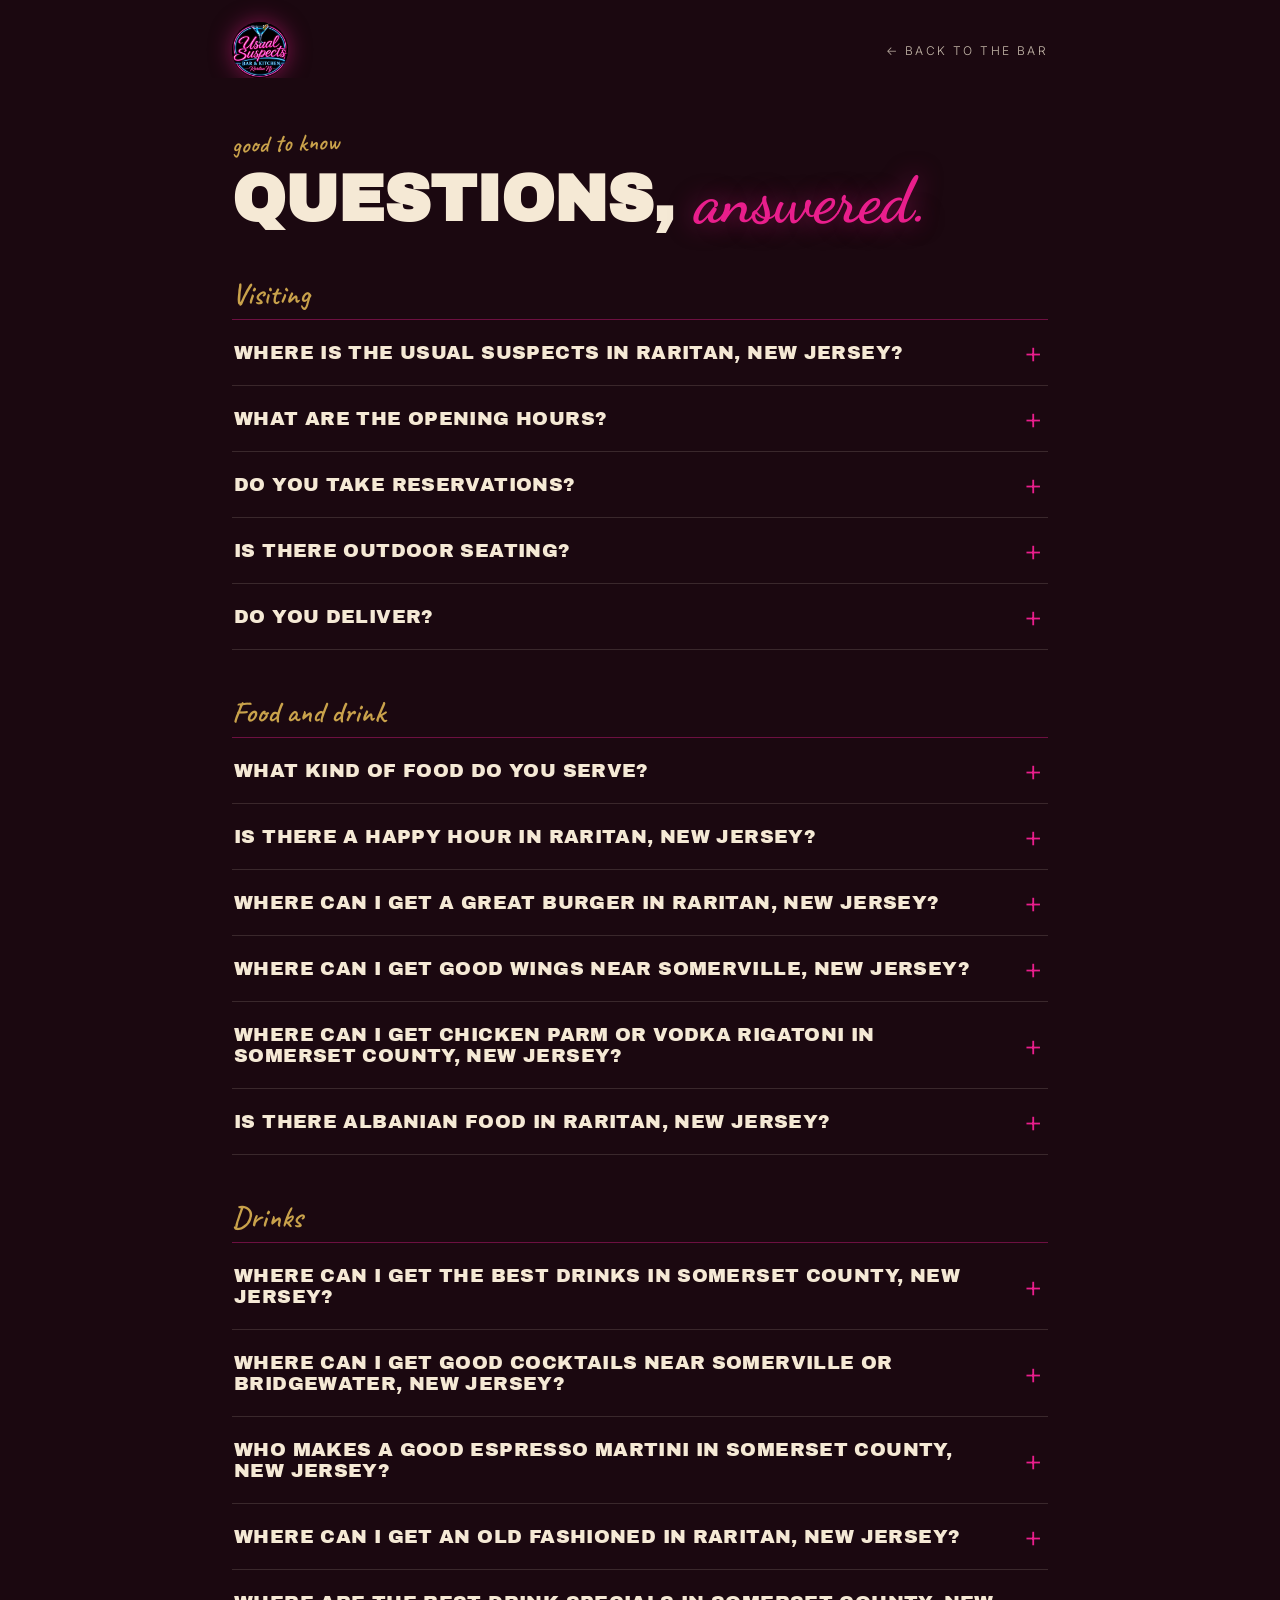
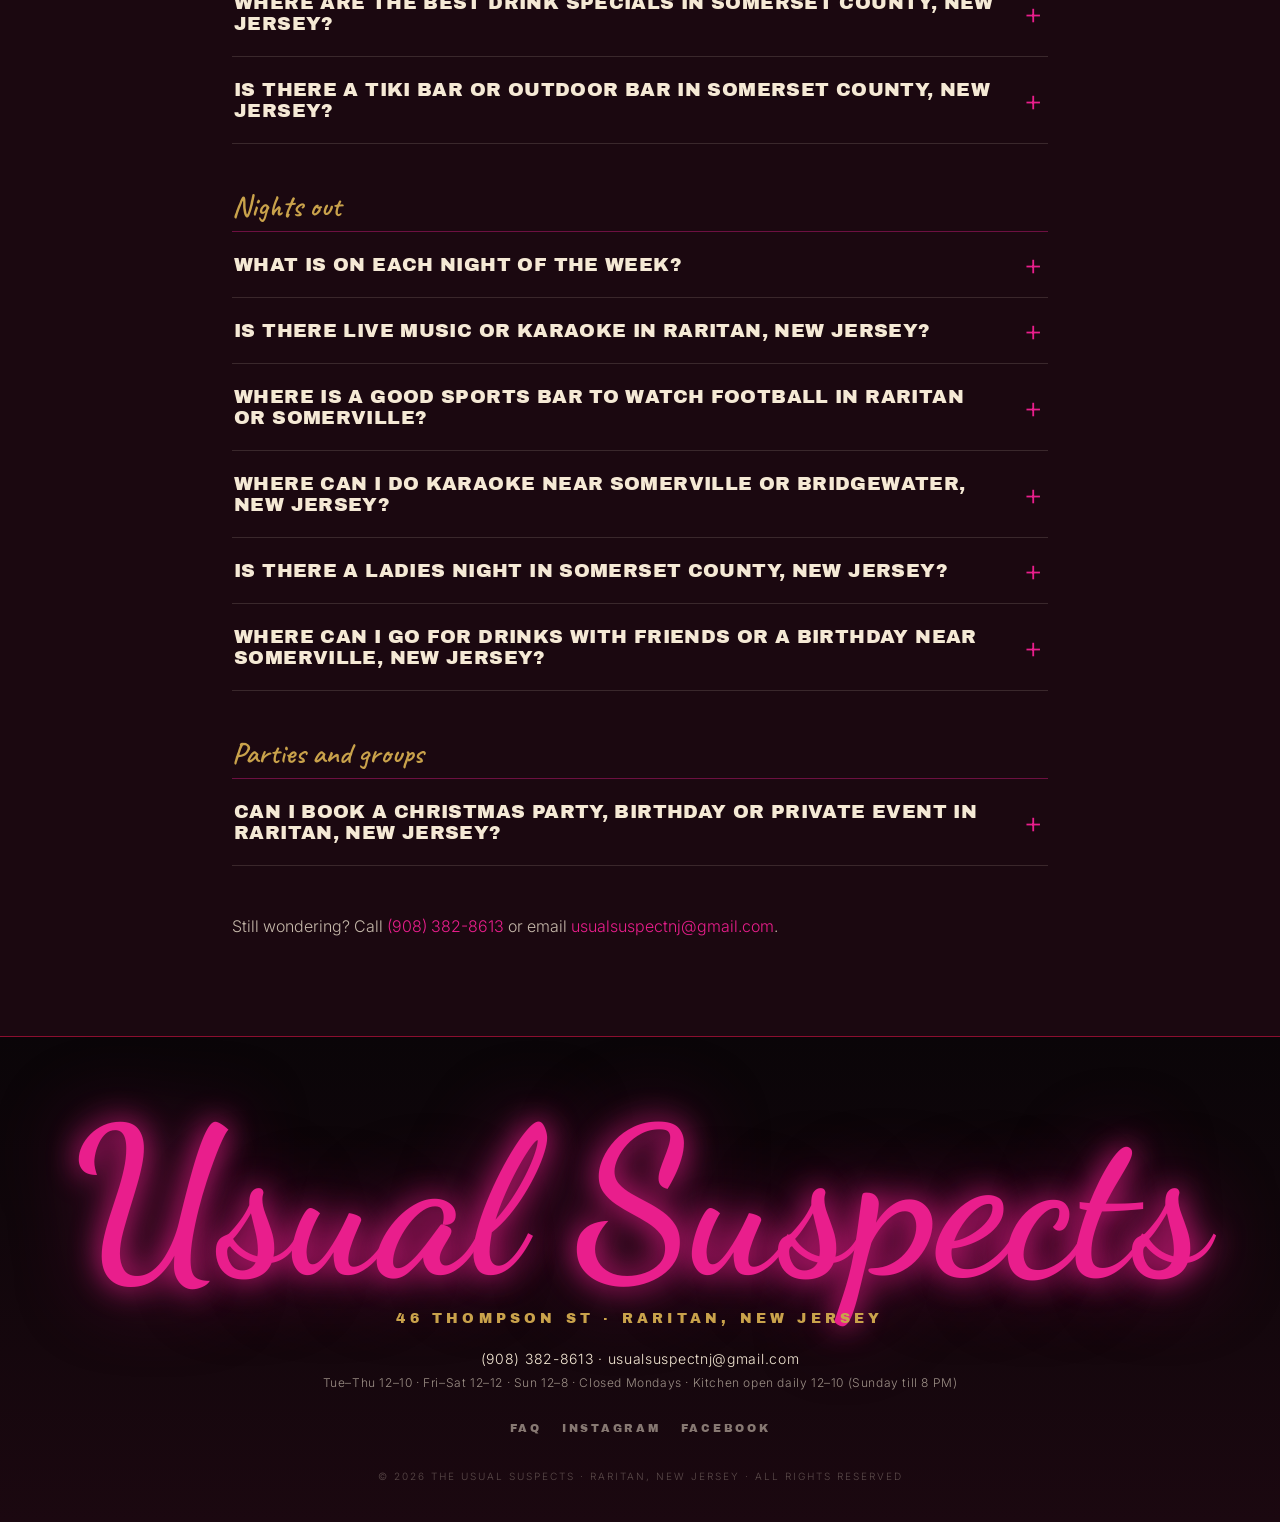
<file: faq.html>
<!DOCTYPE html>
<html lang="en">
<head>
<!-- QUESTIONS PAGE: the full list of questions and answers.
     The homepage shows the first six. To add a question, add a <details> block below
     AND the same question and answer in the structured data (the ld+json script).
     Keep it word for word the same in both places. -->
<meta charset="UTF-8">
<meta name="viewport" content="width=device-width, initial-scale=1.0">
<meta name="theme-color" content="#0A0508">
<title>Questions &amp; Answers | The Usual Suspects | Raritan, New Jersey</title>
<meta name="description" content="Cocktails, burgers, wings, happy hour, football, karaoke, ladies night and parties at The Usual Suspects, 46 Thompson St, Raritan, New Jersey. Every question, answered.">
<meta name="robots" content="index, follow, max-image-preview:large">
<link rel="canonical" href="https://usualsuspectsnj.com/faq.html">
<meta property="og:type" content="website">
<meta property="og:site_name" content="The Usual Suspects">
<meta property="og:title" content="Questions &amp; Answers | The Usual Suspects, Raritan, New Jersey">
<meta property="og:url" content="https://usualsuspectsnj.com/faq.html">
<meta property="og:image" content="https://usualsuspectsnj.com/images/hero.jpg">
<link rel="icon" type="image/png" sizes="64x64" href="images/favicon-64.png">
<link rel="icon" type="image/png" sizes="192x192" href="images/favicon-192.png">
<link rel="apple-touch-icon" href="images/logo.jpg">
<link rel="preconnect" href="https://fonts.googleapis.com">
<link rel="preconnect" href="https://fonts.gstatic.com" crossorigin>
<link href="https://fonts.googleapis.com/css2?family=Dancing+Script:wght@700&family=Archivo+Black&family=Inter:wght@300;400;500;600&family=Caveat:wght@600&display=swap" rel="stylesheet">
<link rel="stylesheet" href="style.css?v=9">
<script type="application/ld+json">
{
 "@context": "https://schema.org",
 "@graph": [
  {
   "@type": "FAQPage",
   "@id": "https://usualsuspectsnj.com/faq.html#faq",
   "url": "https://usualsuspectsnj.com/faq.html",
   "name": "The Usual Suspects, Raritan, New Jersey: questions and answers",
   "about": {
    "@id": "https://usualsuspectsnj.com/#business"
   },
   "mainEntity": [
    {
     "@type": "Question",
     "name": "Where is The Usual Suspects in Raritan, New Jersey?",
     "acceptedAnswer": {
      "@type": "Answer",
      "text": "The Usual Suspects Bar & Kitchen is at 46 Thompson Street, Raritan, New Jersey (NJ) 08869, in Somerset County. Look for the pink neon sign."
     }
    },
    {
     "@type": "Question",
     "name": "What are the opening hours?",
     "acceptedAnswer": {
      "@type": "Answer",
      "text": "We are open Tuesday to Thursday noon to 10 PM, Friday and Saturday noon to midnight, Sunday noon to 8 PM. Closed Mondays. The kitchen serves until 10 PM, and until 8 PM on Sundays."
     }
    },
    {
     "@type": "Question",
     "name": "Is there a happy hour in Raritan, New Jersey?",
     "acceptedAnswer": {
      "@type": "Answer",
      "text": "Yes. The Usual Suspects in Raritan, New Jersey runs happy hour from open to close, every day it is open. $5 gets you select drafts, Surfside, High Noon, Spiked Ade or house liquors. $7 gets you Skyy vodka, Cazadores tequila, Bacardí rum, Four Roses bourbon or Dewar’s scotch."
     }
    },
    {
     "@type": "Question",
     "name": "What is on each night of the week?",
     "acceptedAnswer": {
      "@type": "Answer",
      "text": "Wednesdays are Karaoke Wednesdays with DJ Melly Mel from 8 PM, with no cover. Thursdays are Single Ladies night with half off pours from 8 PM. Fridays are Espresso Martini Night. Saturdays are Live Acoustic Night from 8 to 11 PM. Sundays we show the NFL games with the volume up."
     }
    },
    {
     "@type": "Question",
     "name": "Can I book a Christmas party, birthday or private event in Raritan, New Jersey?",
     "acceptedAnswer": {
      "@type": "Answer",
      "text": "Yes. We reserve a section of the house for your party, any day we are open. The room has 20 bar seats, 40 high-top seats and 16 low-top seats. Email usualsuspectnj@gmail.com or call (908) 382-8613 to book."
     }
    },
    {
     "@type": "Question",
     "name": "What kind of food do you serve?",
     "acceptedAnswer": {
      "@type": "Answer",
      "text": "Modern American bar food with Italian and Albanian favorites. Popular dishes include the Raritan Smash Burger ($17), Spicy Situation rigatoni in vodka sauce ($24), The Holy Parm chicken parm ($25), Beef Qebapa Albanian beef links ($23), Hot Mess Wings and Fried Calamari."
     }
    },
    {
     "@type": "Question",
     "name": "Do you take reservations?",
     "acceptedAnswer": {
      "@type": "Answer",
      "text": "Yes. Call (908) 382-8613 to book a table. For parties of 8 or more, email usualsuspectnj@gmail.com."
     }
    },
    {
     "@type": "Question",
     "name": "Is there outdoor seating?",
     "acceptedAnswer": {
      "@type": "Answer",
      "text": "Yes. There is a patio with a tiki bar, string lights and TVs."
     }
    },
    {
     "@type": "Question",
     "name": "Do you deliver?",
     "acceptedAnswer": {
      "@type": "Answer",
      "text": "Yes. You can order The Usual Suspects for delivery on DoorDash."
     }
    },
    {
     "@type": "Question",
     "name": "Is there live music or karaoke in Raritan, New Jersey?",
     "acceptedAnswer": {
      "@type": "Answer",
      "text": "Yes. The Usual Suspects in Raritan, New Jersey has karaoke every Wednesday from 8 PM and a live acoustic night every Saturday from 8 to 11 PM."
     }
    },
    {
     "@type": "Question",
     "name": "Where can I get a great burger in Raritan, New Jersey?",
     "acceptedAnswer": {
      "@type": "Answer",
      "text": "Locals call it the best burger in town: the Raritan Smash Burger at The Usual Suspects, 46 Thompson Street, Raritan: a custom blend beef patty smashed thin, with yellow American cheese, lettuce, tomato, onion and a pickle, served with fries or a salad for $17. The kitchen serves it until 10 PM (8 PM on Sundays), a few minutes from Somerville and Bridgewater."
     }
    },
    {
     "@type": "Question",
     "name": "Where can I get good wings near Somerville, New Jersey?",
     "acceptedAnswer": {
      "@type": "Answer",
      "text": "If you want wings in town, get the Hot Mess Wings at The Usual Suspects in Raritan, a few minutes from Somerville: crispy wings tossed in a tangy house sauce, $12, or $19 for the big order. Happy hour runs open to close, so a $5 draft goes with them."
     }
    },
    {
     "@type": "Question",
     "name": "Where is a good sports bar to watch football in Raritan or Somerville?",
     "acceptedAnswer": {
      "@type": "Answer",
      "text": "The go-to sports bar in town: The Usual Suspects in Raritan, New Jersey shows the NFL games every Sunday with the volume up, on the TVs inside and on the patio. Happy hour runs all day, and the kitchen serves wings, burgers and nachos until 8 PM on Sundays."
     }
    },
    {
     "@type": "Question",
     "name": "Where can I do karaoke near Somerville or Bridgewater, New Jersey?",
     "acceptedAnswer": {
      "@type": "Answer",
      "text": "The karaoke night in town is Karaoke Wednesdays at The Usual Suspects, 46 Thompson Street in Raritan, a few minutes from Somerville and Bridgewater. DJ Melly Mel hosts from 8 PM every Wednesday, with no cover."
     }
    },
    {
     "@type": "Question",
     "name": "Where can I get chicken parm or vodka rigatoni in Somerset County, New Jersey?",
     "acceptedAnswer": {
      "@type": "Answer",
      "text": "The Usual Suspects in Raritan serves The Holy Parm, chicken in Italian breadcrumbs with melted mozzarella and your choice of vodka sauce or marinara ($25), and Spicy Situation, rigatoni in a blush vodka sauce with a slight kick ($24)."
     }
    },
    {
     "@type": "Question",
     "name": "Is there Albanian food in Raritan, New Jersey?",
     "acceptedAnswer": {
      "@type": "Answer",
      "text": "Yes. The Usual Suspects in Raritan serves Beef Qebapa, house crafted Albanian beef links with fries or a salad ($23), alongside its American and Italian dishes."
     }
    },
    {
     "@type": "Question",
     "name": "Is there a ladies night in Somerset County, New Jersey?",
     "acceptedAnswer": {
      "@type": "Answer",
      "text": "Yes. Thursday is Single Ladies night at The Usual Suspects in Raritan: half off pours from 8 PM and free entry for the girls."
     }
    },
    {
     "@type": "Question",
     "name": "Where can I go for drinks with friends or a birthday near Somerville, New Jersey?",
     "acceptedAnswer": {
      "@type": "Answer",
      "text": "For a night out in town, The Usual Suspects in Raritan has a full bar, an all-day happy hour, espresso martinis, a patio with a tiki bar, and a section of the house you can reserve for birthdays and group nights. Call (908) 382-8613 or email usualsuspectnj@gmail.com."
     }
    },
    {
     "@type": "Question",
     "name": "Where can I get the best drinks in Somerset County, New Jersey?",
     "acceptedAnswer": {
      "@type": "Answer",
      "text": "The Usual Suspects, 46 Thompson Street in Raritan, is a cocktail bar and kitchen in Somerset County with a full bar and happy hour from open to close. Order the PB&J Old-Fashioned or an espresso martini, or keep it simple with $5 drafts and house liquors and $7 pours of Skyy, Cazadores, Bacardí, Four Roses and Dewar’s. In warm weather there is a tiki bar on the patio."
     }
    },
    {
     "@type": "Question",
     "name": "Where can I get good cocktails near Somerville or Bridgewater, New Jersey?",
     "acceptedAnswer": {
      "@type": "Answer",
      "text": "The Usual Suspects in Raritan is a few minutes from Somerville and Bridgewater. The bar mixes cocktails to order, including the PB&J Old-Fashioned and espresso martinis, with a full shelf of vodka, gin, rum, tequila, bourbon, whiskey, scotch and cognac. Happy hour prices run all day."
     }
    },
    {
     "@type": "Question",
     "name": "Who makes a good espresso martini in Somerset County, New Jersey?",
     "acceptedAnswer": {
      "@type": "Answer",
      "text": "The Usual Suspects in Raritan. Espresso martinis are the house favorite, and every Friday is Espresso Martini Night."
     }
    },
    {
     "@type": "Question",
     "name": "Where can I get an old fashioned in Raritan, New Jersey?",
     "acceptedAnswer": {
      "@type": "Answer",
      "text": "At The Usual Suspects, 46 Thompson Street. The house version is the PB&J Old-Fashioned, served in cut crystal."
     }
    },
    {
     "@type": "Question",
     "name": "Where are the best drink specials in Somerset County, New Jersey?",
     "acceptedAnswer": {
      "@type": "Answer",
      "text": "The Usual Suspects in Raritan runs happy hour from open to close, every day it is open: $5 select drafts, Surfside, High Noon, Spiked Ade and house liquors, and $7 Skyy vodka, Cazadores tequila, Bacardí rum, Four Roses bourbon and Dewar’s scotch. Thursdays add half off pours from 8 PM."
     }
    },
    {
     "@type": "Question",
     "name": "Is there a tiki bar or outdoor bar in Somerset County, New Jersey?",
     "acceptedAnswer": {
      "@type": "Answer",
      "text": "Yes. The Usual Suspects in Raritan has a patio with a tiki bar, string lights and TVs."
     }
    }
   ]
  },
  {
   "@type": "BreadcrumbList",
   "itemListElement": [
    {
     "@type": "ListItem",
     "position": 1,
     "name": "The Usual Suspects",
     "item": "https://usualsuspectsnj.com/"
    },
    {
     "@type": "ListItem",
     "position": 2,
     "name": "Questions",
     "item": "https://usualsuspectsnj.com/faq.html"
    }
   ]
  }
 ]
}
</script>
</head>
<body class="faq-page">
<header class="faq-top">
  <a href="./" class="faq-logo" aria-label="The Usual Suspects home"><img src="images/logo.jpg" alt="The Usual Suspects" width="56" height="56"></a>
  <a href="./" class="faq-back">&larr; Back to the bar</a>
</header>
<main id="main">
<section id="faq" class="faq" aria-labelledby="faqHeading">
  <div class="faq-inner">
    <span class="scrawl" aria-hidden="true">good to know</span>
    <h1 id="faqHeading">Questions, <em>answered.</em></h1>
    <h2 class="faq-group">Visiting</h2>
    <details class="faq-item">
      <summary>Where is The Usual Suspects in Raritan, New Jersey?</summary>
      <p>The Usual Suspects Bar &amp; Kitchen is at 46 Thompson Street, Raritan, New Jersey (NJ) 08869, in Somerset County. Look for the pink neon sign.</p>
    </details>
    <details class="faq-item">
      <summary>What are the opening hours?</summary>
      <p>We are open Tuesday to Thursday noon to 10 PM, Friday and Saturday noon to midnight, Sunday noon to 8 PM. Closed Mondays. The kitchen serves until 10 PM, and until 8 PM on Sundays.</p>
    </details>
    <details class="faq-item">
      <summary>Do you take reservations?</summary>
      <p>Yes. Call (908) 382-8613 to book a table. For parties of 8 or more, email usualsuspectnj@gmail.com.</p>
    </details>
    <details class="faq-item">
      <summary>Is there outdoor seating?</summary>
      <p>Yes. There is a patio with a tiki bar, string lights and TVs.</p>
    </details>
    <details class="faq-item">
      <summary>Do you deliver?</summary>
      <p>Yes. You can order The Usual Suspects for delivery on <a href="https://www.doordash.com/store/52678127/" target="_blank" rel="noopener noreferrer">DoorDash</a>.</p>
    </details>
    <h2 class="faq-group">Food and drink</h2>
    <details class="faq-item">
      <summary>What kind of food do you serve?</summary>
      <p>Modern American bar food with Italian and Albanian favorites. Popular dishes include the Raritan Smash Burger ($17), Spicy Situation rigatoni in vodka sauce ($24), The Holy Parm chicken parm ($25), Beef Qebapa Albanian beef links ($23), Hot Mess Wings and Fried Calamari.</p>
    </details>
    <details class="faq-item">
      <summary>Is there a happy hour in Raritan, New Jersey?</summary>
      <p>Yes. The Usual Suspects in Raritan, New Jersey runs happy hour from open to close, every day it is open. $5 gets you select drafts, Surfside, High Noon, Spiked Ade or house liquors. $7 gets you Skyy vodka, Cazadores tequila, Bacardí rum, Four Roses bourbon or Dewar’s scotch.</p>
    </details>
    <details class="faq-item">
      <summary>Where can I get a great burger in Raritan, New Jersey?</summary>
      <p>Locals call it the best burger in town: the Raritan Smash Burger at The Usual Suspects, 46 Thompson Street, Raritan: a custom blend beef patty smashed thin, with yellow American cheese, lettuce, tomato, onion and a pickle, served with fries or a salad for $17. The kitchen serves it until 10 PM (8 PM on Sundays), a few minutes from Somerville and Bridgewater.</p>
    </details>
    <details class="faq-item">
      <summary>Where can I get good wings near Somerville, New Jersey?</summary>
      <p>If you want wings in town, get the Hot Mess Wings at The Usual Suspects in Raritan, a few minutes from Somerville: crispy wings tossed in a tangy house sauce, $12, or $19 for the big order. Happy hour runs open to close, so a $5 draft goes with them.</p>
    </details>
    <details class="faq-item">
      <summary>Where can I get chicken parm or vodka rigatoni in Somerset County, New Jersey?</summary>
      <p>The Usual Suspects in Raritan serves The Holy Parm, chicken in Italian breadcrumbs with melted mozzarella and your choice of vodka sauce or marinara ($25), and Spicy Situation, rigatoni in a blush vodka sauce with a slight kick ($24).</p>
    </details>
    <details class="faq-item">
      <summary>Is there Albanian food in Raritan, New Jersey?</summary>
      <p>Yes. The Usual Suspects in Raritan serves Beef Qebapa, house crafted Albanian beef links with fries or a salad ($23), alongside its American and Italian dishes.</p>
    </details>
    <h2 class="faq-group">Drinks</h2>
    <details class="faq-item">
      <summary>Where can I get the best drinks in Somerset County, New Jersey?</summary>
      <p>The Usual Suspects, 46 Thompson Street in Raritan, is a cocktail bar and kitchen in Somerset County with a full bar and happy hour from open to close. Order the PB&amp;J Old-Fashioned or an espresso martini, or keep it simple with $5 drafts and house liquors and $7 pours of Skyy, Cazadores, Bacardí, Four Roses and Dewar’s. In warm weather there is a tiki bar on the patio.</p>
    </details>
    <details class="faq-item">
      <summary>Where can I get good cocktails near Somerville or Bridgewater, New Jersey?</summary>
      <p>The Usual Suspects in Raritan is a few minutes from Somerville and Bridgewater. The bar mixes cocktails to order, including the PB&amp;J Old-Fashioned and espresso martinis, with a full shelf of vodka, gin, rum, tequila, bourbon, whiskey, scotch and cognac. Happy hour prices run all day.</p>
    </details>
    <details class="faq-item">
      <summary>Who makes a good espresso martini in Somerset County, New Jersey?</summary>
      <p>The Usual Suspects in Raritan. Espresso martinis are the house favorite, and every Friday is Espresso Martini Night.</p>
    </details>
    <details class="faq-item">
      <summary>Where can I get an old fashioned in Raritan, New Jersey?</summary>
      <p>At The Usual Suspects, 46 Thompson Street. The house version is the PB&amp;J Old-Fashioned, served in cut crystal.</p>
    </details>
    <details class="faq-item">
      <summary>Where are the best drink specials in Somerset County, New Jersey?</summary>
      <p>The Usual Suspects in Raritan runs happy hour from open to close, every day it is open: $5 select drafts, Surfside, High Noon, Spiked Ade and house liquors, and $7 Skyy vodka, Cazadores tequila, Bacardí rum, Four Roses bourbon and Dewar’s scotch. Thursdays add half off pours from 8 PM.</p>
    </details>
    <details class="faq-item">
      <summary>Is there a tiki bar or outdoor bar in Somerset County, New Jersey?</summary>
      <p>Yes. The Usual Suspects in Raritan has a patio with a tiki bar, string lights and TVs.</p>
    </details>
    <h2 class="faq-group">Nights out</h2>
    <details class="faq-item">
      <summary>What is on each night of the week?</summary>
      <p>Wednesdays are Karaoke Wednesdays with DJ Melly Mel from 8 PM, with no cover. Thursdays are Single Ladies night with half off pours from 8 PM. Fridays are Espresso Martini Night. Saturdays are Live Acoustic Night from 8 to 11 PM. Sundays we show the NFL games with the volume up.</p>
    </details>
    <details class="faq-item">
      <summary>Is there live music or karaoke in Raritan, New Jersey?</summary>
      <p>Yes. The Usual Suspects in Raritan, New Jersey has karaoke every Wednesday from 8 PM and a live acoustic night every Saturday from 8 to 11 PM.</p>
    </details>
    <details class="faq-item">
      <summary>Where is a good sports bar to watch football in Raritan or Somerville?</summary>
      <p>The go-to sports bar in town: The Usual Suspects in Raritan, New Jersey shows the NFL games every Sunday with the volume up, on the TVs inside and on the patio. Happy hour runs all day, and the kitchen serves wings, burgers and nachos until 8 PM on Sundays.</p>
    </details>
    <details class="faq-item">
      <summary>Where can I do karaoke near Somerville or Bridgewater, New Jersey?</summary>
      <p>The karaoke night in town is Karaoke Wednesdays at The Usual Suspects, 46 Thompson Street in Raritan, a few minutes from Somerville and Bridgewater. DJ Melly Mel hosts from 8 PM every Wednesday, with no cover.</p>
    </details>
    <details class="faq-item">
      <summary>Is there a ladies night in Somerset County, New Jersey?</summary>
      <p>Yes. Thursday is Single Ladies night at The Usual Suspects in Raritan: half off pours from 8 PM and free entry for the girls.</p>
    </details>
    <details class="faq-item">
      <summary>Where can I go for drinks with friends or a birthday near Somerville, New Jersey?</summary>
      <p>For a night out in town, The Usual Suspects in Raritan has a full bar, an all-day happy hour, espresso martinis, a patio with a tiki bar, and a section of the house you can reserve for birthdays and group nights. Call (908) 382-8613 or email usualsuspectnj@gmail.com.</p>
    </details>
    <h2 class="faq-group">Parties and groups</h2>
    <details class="faq-item">
      <summary>Can I book a Christmas party, birthday or private event in Raritan, New Jersey?</summary>
      <p>Yes. We reserve a section of the house for your party, any day we are open. The room has 20 bar seats, 40 high-top seats and 16 low-top seats. Email usualsuspectnj@gmail.com or call (908) 382-8613 to book.</p>
    </details>
    <div class="faq-ask">Still wondering? Call <a href="tel:+19083828613">(908) 382-8613</a> or email <a href="mailto:usualsuspectnj@gmail.com">usualsuspectnj@gmail.com</a>.</div>
  </div>
</section>
</main>
<footer aria-label="Site footer">
  <div class="foot-mark">Usual Suspects</div>
  <div class="foot-tag">46 Thompson St · Raritan, New Jersey</div>
  <!-- CONTACT INFO: PHONE + EMAIL -->
  <div class="foot-addr">
    <a href="tel:+19083828613">(908) 382-8613</a>
    ·
    <a href="mailto:usualsuspectnj@gmail.com">usualsuspectnj@gmail.com</a>
  </div>
  <!-- HOURS -->
  <div class="foot-hours">  Tue–Thu 12–10 · Fri–Sat 12–12 · Sun 12–8 · Closed Mondays · Kitchen open daily 12–10 (Sunday till 8 PM)</div>
  <div class="foot-links">
    <a href="faq.html">FAQ</a>
    <a href="https://instagram.com/usualsuspectsnj" target="_blank" rel="noopener noreferrer">Instagram</a>
    <a href="https://www.facebook.com/profile.php?id=61583762337493" target="_blank" rel="noopener noreferrer">Facebook</a>
    <!--<a href="https://tiktok.com/@usualsuspectsnj" target="_blank" rel="noopener noreferrer">TikTok</a> -->
   <!-- <a href="#">Gift Cards</a> -->
   <!-- <a href="#">Privacy</a> -->
   <!-- <a href="#">Terms</a> -->
  </div>
  <div class="foot-meta">© 2026 The Usual Suspects · Raritan, New Jersey · All rights reserved</div>
</footer>
</body>
</html>
</file>
<file: style.css>
/* ============================================================
   THE USUAL SUSPECTS: RARITAN, NJ
   style.css: production stylesheet
   ============================================================ */

:root {
  --pink: #E91E8C;
  --pink-glow: rgba(233,30,140,0.5);
  --wine: #8B0E2F;
  --wine-deep: #52071B;
  --gold: #C9A24B;
  --cream: #F5E9D5;
  --cream-78: rgba(245,233,213,0.78);
  --cream-60: rgba(245,233,213,0.6);
  --cream-50: rgba(245,233,213,0.5);
  --ink: #0A0508;
  --ink-2: #1B0810;
}

/* ── RESET ── */
*, *::before, *::after { box-sizing: border-box; margin: 0; padding: 0; }
html { scroll-behavior: smooth; }
body {
  background: var(--ink);
  color: #fff;
  font-family: 'Inter', sans-serif;
  font-weight: 300;
  -webkit-font-smoothing: antialiased;
  overflow-x: hidden;
}
a { color: inherit; text-decoration: none; }
img { max-width: 100%; display: block; }
::selection { background: var(--pink); color: #fff; }

/* ── ACCESSIBILITY ── */
.skip-link {
  position: absolute; top: -40px; left: 0;
  background: var(--pink); color: #fff;
  padding: 10px 16px; font-size: 12px; font-weight: 700;
  letter-spacing: .2em; text-transform: uppercase; z-index: 200;
  transition: top .2s;
}
.skip-link:focus { top: 0; }
:focus-visible {
  outline: 2px solid var(--pink);
  outline-offset: 3px;
}

/* ── MARQUEE TAPE ── */
.tape {
  position: fixed; top: 0; left: 0; right: 0; z-index: 100;
  background: var(--pink); color: #000; padding: 8px 0;
  font-family: 'Archivo Black', sans-serif; font-size: 11px;
  letter-spacing: .3em; text-transform: uppercase; overflow: hidden;
}
.tape-track {
  display: flex; gap: 32px; white-space: nowrap;
  animation: scroll 25s linear infinite;
}
.tape-track span { display: inline-block; }
.tape:hover .tape-track { animation-play-state: paused; }
@keyframes scroll {
  from { transform: translateX(0); }
  to { transform: translateX(-50%); }
}

/* ── NAV ── */
nav {
  position: fixed; top: 48px; left: 24px; right: 24px; z-index: 50;
  display: flex; justify-content: space-between; align-items: center;
}
.logo-mark {
  width: 60px; height: 60px; border-radius: 50%; background: #000;
  border: 2px solid var(--pink);
  display: flex; align-items: center; justify-content: center;
  box-shadow: 0 0 22px var(--pink-glow);
  overflow: hidden;
}
.logo-mark img {
  width: 88%; height: 88%; object-fit: contain;
  filter: drop-shadow(0 0 4px var(--pink));
}
.nav-links { display: flex; gap: 28px; align-items: center; }
.nav-links a {
  font-size: 11px; letter-spacing: .25em;
  text-transform: uppercase; color: var(--cream-78);
  font-weight: 500; transition: color .2s;
}
.nav-links a:hover { color: var(--pink); }
.nav-cta {
  padding: 11px 22px; background: var(--wine); color: var(--cream);
  font-size: 11px; letter-spacing: .3em; text-transform: uppercase;
  font-weight: 700; border: 1px solid var(--cream);
  transition: .2s; border-radius: 0;
}
.nav-cta:hover { background: var(--cream); color: var(--wine); border-color: var(--wine); }

.hamburger {
  display: none; width: 40px; height: 40px; flex-direction: column;
  justify-content: center; gap: 5px; cursor: pointer;
  background: none; border: none; padding: 4px;
}
.hamburger span {
  display: block; width: 100%; height: 2px;
  background: var(--cream); border-radius: 1px; transition: .3s;
}

@media (max-width: 768px) {
  nav { top: 40px; left: 16px; right: 16px; }
  .logo-mark { width: 50px; height: 50px; }
  .nav-links { display: none; }
  .hamburger { display: flex; }
}

/* ── MOBILE MENU ── */
.mobile-menu {
  position: fixed; inset: 0; background: rgba(10,5,8,0.97); z-index: 90;
  display: flex; flex-direction: column; align-items: center; justify-content: center;
  gap: 28px; opacity: 0; pointer-events: none; transition: opacity .3s;
}
.mobile-menu.open { opacity: 1; pointer-events: all; }
.mobile-menu a {
  font-family: 'Archivo Black', sans-serif; font-size: 28px;
  text-transform: uppercase; color: var(--cream);
  letter-spacing: .05em; transition: color .2s;
}
.mobile-menu a:hover { color: var(--pink); }
.mobile-close {
  position: absolute; top: 28px; right: 28px;
  background: none; border: none; color: var(--cream);
  font-size: 32px; cursor: pointer; line-height: 1;
}

/* ── CONTAINER ── */
.container { max-width: 1500px; margin: 0 auto; padding: 0 32px; position: relative; }
@media (max-width: 640px) { .container { padding: 0 18px; } }

/* ── HERO ── */
.hero { position: relative; min-height: 85vh; padding: 130px 0 60px; overflow: hidden; }
.hero-bg {
  position: absolute; top: -10%; left: -10%; width: 120%; height: 120%;
  background:
    radial-gradient(ellipse at 25% 30%, rgba(139,14,47,0.4), transparent 50%),
    radial-gradient(ellipse at 80% 70%, rgba(233,30,140,0.3), transparent 50%);
  filter: blur(40px); z-index: 0;
}
.hero-grid {
  position: relative; z-index: 2;
  display: grid; grid-template-columns: repeat(12, 1fr); gap: 0; align-items: start;
}
.hero-headline {
  grid-column: 1 / 8; grid-row: 1;
  font-family: 'Archivo Black', sans-serif;
  font-size: clamp(64px, 13vw, 200px);
  line-height: .78; letter-spacing: -.04em;
  text-transform: uppercase; color: var(--cream);
  position: relative; z-index: 3;
}
.hero-headline .row1 { display: block; color: var(--pink); text-shadow: 0 0 30px var(--pink-glow); }
.hero-headline .row2 { display: block; color: transparent; -webkit-text-stroke: 2px var(--cream); }
.hero-headline .row3 {
  display: block; font-family: 'Dancing Script', cursive;
  font-size: .45em; color: var(--cream);
  text-transform: none; letter-spacing: 0; font-weight: 700;
  line-height: 1; margin-top: 8px; transform: rotate(-3deg); margin-left: -8px;
}
.hero-photo {
  grid-column: 9 / 13; grid-row: 1; margin-top: 60px;
  position: relative; z-index: 1; transform: rotate(2deg);
  max-width: 340px;
}
.hero-photo img {
  width: 100%; height: 340px; object-fit: cover; display: block;
  box-shadow: 0 30px 80px rgba(0,0,0,0.6), 0 0 0 8px var(--cream);
}
.hero-photo-label {
  position: absolute; bottom: -32px; right: 0;
  font-family: 'Caveat', cursive; font-weight: 600; color: var(--cream);
  font-size: 22px; transform: rotate(-3deg);
}
.hero-tag {
  grid-column: 1 / 7; grid-row: 2; margin-top: 48px;
  font-size: 18px; line-height: 1.6; color: var(--cream-78); max-width: 480px;
}
.hero-tag b { color: var(--pink); font-weight: 600; }
.hero-cta-row {
  grid-column: 1 / 8; grid-row: 3; margin-top: 36px;
  display: flex; gap: 14px; flex-wrap: wrap; align-items: center;
}
.hero-cta-scribble {
  font-family: 'Caveat', cursive; color: var(--gold);
  font-size: 22px; transform: rotate(-3deg);
  display: inline-block; margin-left: 8px;
}

@media (max-width: 900px) {
  .hero { padding: 110px 0 40px; min-height: auto; }
  .hero-headline { grid-column: 1 / 13; }
  .hero-photo { grid-column: 1 / 13; margin-top: 40px; transform: rotate(-1.5deg); max-width: 340px; }
  .hero-tag { grid-column: 1 / 13; margin-top: 60px; }
  .hero-cta-row { grid-column: 1 / 13; }
}

/* ── BUTTONS ── */
.btn {
  padding: 16px 30px; font-size: 11px; letter-spacing: .3em;
  text-transform: uppercase; font-weight: 700; cursor: pointer;
  border: none; font-family: 'Archivo Black', sans-serif;
  display: inline-block; text-align: center; transition: .25s;
}
.btn-pink { background: var(--pink); color: #fff; box-shadow: 0 0 30px var(--pink-glow); }
.btn-pink:hover { background: #fff; color: var(--pink); }
.btn-wine { background: var(--wine); color: var(--cream); border: 1px solid var(--wine); }
.btn-wine:hover { background: transparent; color: var(--wine); border-color: var(--wine); }
.btn-ghost { background: transparent; color: var(--cream); border: 1.5px solid var(--cream-50); }
.btn-ghost:hover { border-color: var(--cream); background: rgba(245,233,213,0.06); }

.hero-arrow {
  position: absolute; bottom: 40px; left: 50%; transform: translateX(-50%);
  font-family: 'Caveat', cursive; font-weight: 600; color: var(--pink);
  font-size: 22px; opacity: .8; animation: bob 2.4s ease-in-out infinite;
  text-align: center;
}
@keyframes bob {
  0%,100% { transform: translateX(-50%) translateY(0); }
  50% { transform: translateX(-50%) translateY(8px); }
}

/* ── MANIFESTO ── */
.manifesto {
  background: var(--wine); color: var(--cream); padding: 80px 0;
  position: relative; overflow: hidden;
}
.manifesto::before {
  content: "USUAL · SUSPECTS · USUAL · SUSPECTS · USUAL · SUSPECTS";
  position: absolute; top: 50%; left: 50%;
  transform: translate(-50%,-50%) rotate(-4deg);
  font-family: 'Archivo Black', sans-serif; font-size: 14vw;
  color: rgba(245,233,213,0.05); white-space: nowrap;
  pointer-events: none; width: 140%; text-align: center;
}
.manifesto-inner {
  position: relative; z-index: 2; text-align: center;
  max-width: 980px; margin: 0 auto; padding: 0 32px;
}
.manifesto-inner h2 {
  font-family: 'Dancing Script', cursive; font-weight: 700;
  font-size: clamp(48px, 8vw, 120px); line-height: .95;
  color: var(--cream); text-shadow: 0 0 30px rgba(255,255,255,0.15);
  margin-bottom: 36px;
}
.manifesto-inner p {
  font-family: 'Archivo Black', sans-serif;
  font-size: clamp(18px, 2.4vw, 30px); line-height: 1.4;
  text-transform: uppercase; letter-spacing: -.01em; margin-bottom: 16px;
}
/* the pink dot hangs off the end of the line so the words stay truly centred */
.manifesto-inner p { min-height: 1.4em; }
.manifesto-inner p.dot::after { content: "·"; color: var(--pink); position: absolute; margin-left: .35em; }
.manifesto-inner p.dot.typing::after { content: none; }

/* ── PHOTO WALL ── */
.wall { padding: 90px 0; position: relative; background: var(--ink); }
.wall-head {
  padding: 0 32px 60px;
  display: flex; justify-content: space-between;
  align-items: flex-end; flex-wrap: wrap; gap: 20px;
}
.wall-head h2, .wall-head h3 {
  font-family: 'Archivo Black', sans-serif;
  font-size: clamp(40px, 6vw, 80px); line-height: .95;
  text-transform: uppercase; letter-spacing: -.02em; color: var(--cream);
}
.wall-head h2 .pink, .wall-head h3 .pink { color: var(--pink); }
.wall-head .scrawl {
  font-family: 'Caveat', cursive; font-weight: 600; color: var(--pink);
  font-size: 24px; transform: rotate(-2deg); display: inline-block;
}
.wall-track {
  display: flex; gap: 48px; padding: 48px 32px 64px;
  overflow-x: auto; scroll-snap-type: x mandatory; cursor: grab;
  scrollbar-width: none;
  align-items: flex-start;
}
.wall-track::-webkit-scrollbar { display: none; }
.polaroid {
  flex: 0 0 260px;
  background: var(--cream); padding: 14px 14px 48px;
  box-shadow: 0 24px 60px rgba(0,0,0,0.6);
  scroll-snap-align: center; position: relative; transition: .3s;
}
.polaroid:hover { transform: translateY(-6px) rotate(0deg) !important; }
.polaroid:nth-child(odd) { transform: rotate(-2deg); }
.polaroid:nth-child(even) { transform: rotate(2.5deg); }
.polaroid:nth-child(3n) { transform: rotate(-1deg); }
.polaroid img { width: 100%; height: 180px; object-fit: cover; display: block; }
.polaroid .cap {
  position: absolute; bottom: 16px; left: 16px; right: 16px;
  font-family: 'Caveat', cursive; font-weight: 600; color: var(--ink);
  font-size: 20px; text-align: center;
}
.polaroid .cap em { color: var(--wine); font-style: normal; }
.polaroid::before {
  content: ""; position: absolute; top: -12px; left: 50%;
  transform: translateX(-50%) rotate(-3deg);
  width: 80px; height: 24px;
  background: rgba(245,233,213,0.6);
  border: 1px dashed rgba(0,0,0,0.2);
}
.wall-foot {
  padding: 0 32px; text-align: center; color: var(--cream-50);
  font-family: 'Caveat', cursive; font-size: 20px;
}

/* ── MENU ── */
.menu { padding: 100px 0; background: var(--ink); position: relative; }
.menu-head {
  display: grid; grid-template-columns: 1fr 1fr;
  gap: 40px; align-items: end; margin-bottom: 80px;
}
@media (max-width: 800px) { .menu-head { grid-template-columns: 1fr; } }
.menu-head h2, .menu-head h3 {
  font-family: 'Archivo Black', sans-serif;
  font-size: clamp(50px, 9vw, 130px); line-height: .85;
  letter-spacing: -.04em; text-transform: uppercase; color: var(--cream);
}
.menu-head h2 .stroke, .menu-head h3 .stroke { color: transparent; -webkit-text-stroke: 2px var(--pink); display: block; }
.menu-head h2 .pink, .menu-head h3 .pink { color: var(--pink); text-shadow: 0 0 28px var(--pink-glow); }
.menu-head .intro { font-size: 16px; line-height: 1.7; color: var(--cream-78); max-width: 380px; }
.menu-head .intro b { color: var(--gold); }

.menu-grid { display: grid; grid-template-columns: repeat(12, 1fr); gap: 28px; }
.dish-card { position: relative; }
.dish-card img { width: 100%; height: 260px; object-fit: cover; display: block; }
.dish-card .price {
  position: absolute; top: 18px; right: 18px;
  background: var(--pink); color: #000; padding: 10px 16px;
  font-family: 'Archivo Black', sans-serif; font-size: 18px;
  transform: rotate(6deg); box-shadow: 0 6px 24px var(--pink-glow); z-index: 2;
}
.dish-card .info { padding: 22px 4px 0; }
.dish-card .info .n {
  font-family: 'Archivo Black', sans-serif; font-size: 20px;
  text-transform: uppercase; letter-spacing: -.01em;
  margin-bottom: 4px; color: var(--cream);
}
.dish-card .info .d {
  font-family: 'Caveat', cursive; font-size: 20px; color: var(--pink);
  transform: rotate(-1deg); display: inline-block;
}
.dish-card.s1 { grid-column: span 4; }
.dish-card.s2 { grid-column: span 4; }
.dish-card.s3 { grid-column: span 4; }
.dish-card.s4 { grid-column: span 4; }
.dish-card.s5 { grid-column: span 4; }
.dish-card.s6 { grid-column: span 4; }

@media (max-width: 900px) {
  .dish-card.s1, .dish-card.s2, .dish-card.s3,
  .dish-card.s4, .dish-card.s5, .dish-card.s6 {
    grid-column: span 6; margin-top: 0;
  }
}
@media (max-width: 560px) {
  .dish-card.s1, .dish-card.s2, .dish-card.s3,
  .dish-card.s4, .dish-card.s5, .dish-card.s6 {
    grid-column: span 12;
  }
}
.menu-cta {
  margin-top: 80px; text-align: center;
  display: flex; justify-content: center; gap: 14px; flex-wrap: wrap;
}

/* ── DOOR / LOCATION ── */
.door { padding: 0; position: relative; overflow: hidden; }
.door-grid { display: grid; grid-template-columns: 7fr 5fr; min-height: 420px; }
@media (max-width: 900px) { .door-grid { grid-template-columns: 1fr; min-height: 0; } }
.door-img { position: relative; overflow: hidden; }
.door-img img { width: 100%; height: 480px; object-fit: cover; display: block; }
.door-body {
  background: var(--ink); padding: 80px 48px;
  display: flex; flex-direction: column; justify-content: center;
  position: relative;
}
@media (max-width: 900px) { .door-body { padding: 60px 24px; } }
.door-body::before {
  content: "04"; position: absolute; top: 24px; right: 32px;
  font-family: 'Archivo Black', sans-serif; color: var(--wine);
  font-size: 100px; line-height: 1; opacity: .4;
}
.door-body .scrawl {
  font-family: 'Caveat', cursive; font-weight: 600; color: var(--pink);
  font-size: 26px; margin-bottom: 18px;
  transform: rotate(-2deg); display: inline-block;
}
.door-body h2, .door-body h3 {
  font-family: 'Archivo Black', sans-serif;
  font-size: clamp(36px, 4.5vw, 64px); line-height: .92;
  text-transform: uppercase; margin-bottom: 24px; color: var(--cream);
}
.door-body h2 em, .door-body h3 em {
  font-family: 'Dancing Script', cursive; font-weight: 700;
  color: var(--pink); font-style: normal;
  text-transform: none; font-size: 1em;
}
.door-body p {
  font-size: 17px; line-height: 1.7; color: var(--cream-78);
  margin-bottom: 14px; max-width: 420px;
}
.door-body .addr {
  margin-top: 24px; font-family: 'Archivo Black', sans-serif;
  color: var(--gold); text-transform: uppercase;
  letter-spacing: .05em; font-size: 14px;
}
.door-body .btn { margin-top: 28px; align-self: flex-start; }

/* ── LIVE EVENTS ── */
.live { padding: 90px 0; background: var(--ink-2); position: relative; }
.live::before {
  content: ""; position: absolute; top: 0; left: 0; right: 0;
  height: 1px; background: linear-gradient(90deg, transparent, var(--pink), transparent);
}
.live-head { text-align: center; margin-bottom: 60px; }
.live-head h2, .live-head h3 {
  font-family: 'Dancing Script', cursive; font-weight: 700;
  font-size: clamp(48px, 8vw, 110px); color: var(--pink);
  text-shadow: 0 0 24px rgba(233,30,140,0.6), 0 0 50px rgba(233,30,140,0.3);
  line-height: 1;
}
.live-head p {
  margin-top: 14px; font-family: 'Archivo Black', sans-serif;
  font-size: 14px; letter-spacing: .3em; text-transform: uppercase;
  color: var(--cream);
}
.live-grid { display: grid; grid-template-columns: repeat(4, 1fr); gap: 18px; padding: 0 32px; }
@media (max-width: 900px) { .live-grid { grid-template-columns: 1fr 1fr; } }
@media (max-width: 560px) { .live-grid { grid-template-columns: 1fr; } }
.promo {
  aspect-ratio: 4/5; padding: 28px 22px;
  display: flex; flex-direction: column; justify-content: space-between;
  border: 1px solid rgba(233,30,140,0.4);
  position: relative; overflow: hidden; cursor: pointer; transition: .3s;
}
.promo:hover { transform: translateY(-5px) rotate(-1deg); box-shadow: 0 20px 50px rgba(233,30,140,0.3); }
.promo.k { background: linear-gradient(135deg, #0d0620, #3a0f5a, #1a0830); }
.promo.l { background: linear-gradient(135deg, var(--wine-deep), #7a0a2a, var(--wine-deep)); }
.promo.e { background: linear-gradient(135deg, #1a0520, #52071B, #0a0210); }
.promo.g { background: linear-gradient(135deg, #0f0818, #3a0f40, #14081a); }
.promo .top {
  font-size: 10px; letter-spacing: .32em; text-transform: uppercase;
  color: var(--pink); font-weight: 700; font-family: 'Archivo Black', sans-serif;
}
.promo .title {
  font-family: 'Dancing Script', cursive; font-weight: 700;
  color: #fff; font-size: 38px; line-height: .95;
  text-shadow: 0 0 14px var(--pink), 0 0 30px rgba(233,30,140,0.6);
}
.promo .sub {
  font-family: 'Archivo Black', sans-serif; font-size: 12px;
  color: var(--gold); text-transform: uppercase;
}
.promo .foot {
  font-size: 10px; letter-spacing: .22em; text-transform: uppercase;
  color: rgba(255,255,255,0.7); padding-top: 12px;
  border-top: 1px solid rgba(233,30,140,0.35);
}

/* ── PRIVATE ROOM ── */
.private { padding: 100px 0; background: var(--ink); position: relative; overflow: hidden; }
.private-grid { display: grid; grid-template-columns: 1fr 1fr; gap: 80px; align-items: center; }
@media (max-width: 900px) { .private-grid { grid-template-columns: 1fr; gap: 48px; } }
.private-img { position: relative; }
.private-img img {
  width: 100%; height: 380px; object-fit: cover; display: block;
  border: 8px solid var(--cream);
  box-shadow: 0 30px 80px rgba(0,0,0,0.7); transform: rotate(-1.5deg);
}
.private-img::before {
  content: "the door is unmarked"; position: absolute;
  top: -20px; left: -20px;
  font-family: 'Caveat', cursive; font-weight: 600; color: var(--pink);
  font-size: 22px; transform: rotate(-6deg);
  background: var(--ink); padding: 6px 14px; z-index: 2;
}
.private-img::after {
  content: "ask for it"; position: absolute;
  bottom: -20px; right: -10px;
  font-family: 'Caveat', cursive; font-weight: 600; color: var(--gold);
  font-size: 20px; transform: rotate(4deg);
  background: var(--wine); padding: 6px 14px; z-index: 2;
}
.private-body .scrawl {
  font-family: 'Caveat', cursive; font-weight: 600; color: var(--gold);
  font-size: 24px; margin-bottom: 14px;
  display: inline-block; transform: rotate(-2deg);
}
.private-body h2, .private-body h3 {
  font-family: 'Dancing Script', cursive; font-weight: 700;
  color: var(--pink); font-size: clamp(48px, 7vw, 100px);
  line-height: .95; margin-bottom: 24px;
  text-shadow: 0 0 28px var(--pink-glow);
}
.private-body h2 small, .private-body h3 small {
  display: block; font-family: 'Archivo Black', sans-serif;
  font-size: .22em; letter-spacing: .3em;
  color: var(--cream); text-transform: uppercase;
  margin-top: 14px; text-shadow: none; font-weight: 400;
}
.private-body p {
  font-size: 17px; line-height: 1.75; color: var(--cream-78);
  margin-bottom: 16px; max-width: 440px;
}
.private-body p b { color: var(--pink); }
.private-stats {
  display: grid; grid-template-columns: repeat(2, 1fr);
  gap: 20px; margin: 36px 0 28px; max-width: 380px;
}
.stat {
  padding: 16px 20px; border: 1px solid rgba(233,30,140,0.35);
  background: rgba(139,14,47,0.1);
}
.stat b {
  display: block; font-family: 'Archivo Black', sans-serif;
  color: var(--pink); font-size: 24px; line-height: 1; margin-bottom: 4px;
}
.stat span {
  font-size: 10px; letter-spacing: .3em;
  text-transform: uppercase; color: var(--cream-60);
}

/* ── FOOTER ── */
footer {
  padding: 80px 0 40px;
  background: linear-gradient(180deg, var(--ink), var(--ink-2));
  border-top: 1px solid var(--wine);
  text-align: center; position: relative; overflow: hidden;
}
.foot-mark {
  font-family: 'Dancing Script', cursive; font-weight: 700;
  color: var(--pink); font-size: clamp(72px, 16vw, 220px);
  line-height: .85;
  text-shadow: 0 0 30px var(--pink), 0 0 80px rgba(233,30,140,0.5);
  margin-bottom: 20px;
}
.foot-tag {
  font-family: 'Archivo Black', sans-serif; font-size: 14px;
  letter-spacing: .3em; text-transform: uppercase;
  color: var(--gold); margin-bottom: 24px;
}
.foot-addr {
  font-size: 14px; letter-spacing: .05em;
  color: var(--cream); margin-bottom: 8px;
}
.foot-addr a { transition: color .2s; }
.foot-addr a:hover { color: var(--pink); }
.foot-hours {
  font-size: 12px; color: var(--cream-60);
  letter-spacing: .05em; margin-bottom: 32px;
}
.foot-links {
  display: flex; justify-content: center; gap: 20px; flex-wrap: wrap;
  font-size: 11px; letter-spacing: .25em; text-transform: uppercase;
  color: var(--cream-50); font-family: 'Archivo Black', sans-serif;
}
.foot-links a { transition: color .2s; }
.foot-links a:hover { color: var(--pink); }
.foot-meta {
  margin-top: 36px; font-size: 10px;
  color: rgba(245,233,213,0.3);
  letter-spacing: .2em; text-transform: uppercase;
}

/* ── MONTHLY POPUP ── */
.popup-overlay {
  position: fixed; inset: 0; z-index: 1000;
  background: rgba(10, 5, 8, 0.88);
  backdrop-filter: blur(6px);
  display: flex; align-items: center; justify-content: center;
  padding: 20px;
  opacity: 0; pointer-events: none;
  transition: opacity .4s ease;
}
.popup-overlay.open { opacity: 1; pointer-events: all; }
.popup-overlay.disabled { display: none !important; }

.popup-card {
  position: relative;
  background: var(--ink-2);
  border: 1px solid rgba(233,30,140,0.4);
  max-width: 460px; width: 100%;
  box-shadow: 0 40px 100px rgba(0,0,0,0.7),
              0 0 60px rgba(233,30,140,0.35);
  transform: scale(0.92); transition: transform .4s cubic-bezier(.2,.9,.3,1.2);
  overflow: hidden;
  max-height: 90vh;
  overflow-y: auto;
}
.popup-overlay.open .popup-card { transform: scale(1); }

.popup-close {
  position: absolute; top: 12px; right: 14px; z-index: 2;
  background: rgba(0,0,0,0.55); border: none;
  width: 34px; height: 34px; border-radius: 50%;
  color: var(--cream); font-size: 22px; line-height: 1;
  cursor: pointer; transition: .2s;
  display: flex; align-items: center; justify-content: center;
}
.popup-close:hover { background: var(--pink); color: #fff; }

.popup-image {
  width: 100%; height: 200px; object-fit: cover;
  display: block;
}
.popup-body { padding: 28px 28px 32px; text-align: center; }
.popup-eyebrow {
  font-family: 'Archivo Black', sans-serif;
  font-size: 10px; letter-spacing: .4em; text-transform: uppercase;
  color: var(--pink); margin-bottom: 12px;
}
.popup-title {
  font-family: 'Dancing Script', cursive; font-weight: 700;
  font-size: clamp(40px, 7vw, 60px); line-height: .95;
  color: var(--pink);
  text-shadow: 0 0 20px var(--pink-glow);
  margin-bottom: 16px;
}
.popup-desc {
  font-size: 15px; line-height: 1.6;
  color: var(--cream-78); margin-bottom: 24px;
}
.popup-cta { display: inline-block; margin-bottom: 18px; }
.popup-meta {
  font-family: 'Archivo Black', sans-serif;
  font-size: 10px; letter-spacing: .25em; text-transform: uppercase;
  color: var(--cream-50);
}

@media (max-width: 520px) {
  .popup-card { max-width: 100%; }
  .popup-body { padding: 22px 20px 26px; }
}


.reveal { opacity: 0; transform: translateY(24px); transition: .9s ease; }
.reveal.in { opacity: 1; transform: none; }

/* ── MOBILE IMAGE HEIGHT CAPS (explicit px heights = works on every browser) ── */
@media (max-width: 768px) {
  .hero-photo img { height: 280px; }
  .polaroid { flex: 0 0 220px; }
  .polaroid img { height: 160px; }
  .dish-card img { height: 220px; }
  .private-img img { height: 260px; }
  .door-img img { height: 300px; }
  .popup-image { height: 160px; }
}

/* ── REDUCED MOTION ── */
@media (prefers-reduced-motion: reduce) {
  .tape-track { animation: none; }
  .hero-arrow { animation: none; }
  .reveal { opacity: 1; transform: none; transition: none; }
  html { scroll-behavior: auto; }
}

/* ── FULL MENU PANEL ── */
.full-menu { margin-top: 60px; padding-top: 60px; border-top: 1px solid rgba(233,30,140,0.2); animation: menuFadeIn 0.4s ease; }
.full-menu[hidden] { display: none; }
@keyframes menuFadeIn { from { opacity: 0; transform: translateY(20px); } to { opacity: 1; transform: translateY(0); } }

/* ── CURSOR GLOW ── */
.cursor-glow {
  position: fixed;
  width: 380px;
  height: 380px;
  border-radius: 50%;
  background: radial-gradient(circle, rgba(233,30,140,0.13) 0%, transparent 65%);
  pointer-events: none;
  z-index: 9998;
  transform: translate(-50%, -50%);
  will-change: left, top;
}
@media (hover: none) { .cursor-glow { display: none; } }

/* ── TYPEWRITER CURSOR ── */
.tw-cursor {
  display: inline;
  color: var(--pink);
  animation: tw-blink .65s step-end infinite;
}
@keyframes tw-blink {
  0%, 100% { opacity: 1; }
  50%       { opacity: 0; }
}

/* ── DISH CARD HOVER ZOOM ── */
.dish-card { overflow: hidden; }
.dish-card img { transition: transform .55s ease; }
.dish-card:hover img { transform: scale(1.08); }
.dish-card .info { transition: transform .4s ease; }
.dish-card:hover .info { transform: translateY(-5px); }

/* ── MAGNETIC BUTTONS: spring-back transition ── */
.btn {
  position: relative; overflow: hidden;
  transition: background-color .25s, color .25s, border-color .25s,
              box-shadow .25s, transform .4s cubic-bezier(.25,.46,.45,.94);
}

/* ── PROMO FLOAT & GLOW ── */
.promo-float {
  animation: promoFloat 3s ease-in-out infinite;
  box-shadow: 0 0 20px var(--pink), 0 0 40px rgba(233,30,140,0.3);
  border-radius: 8px;
}
@keyframes promoFloat {
  0%, 100% { transform: translateY(0); }
  50% { transform: translateY(-10px); }
}

/* ── MANIFESTO FLEX LAYOUT ── */
.manifesto-flex {
  display: flex;
  align-items: center;
  justify-content: center;
  gap: 60px;
  max-width: 1100px;
  margin: 0 auto;
  padding: 0 20px;
}
.manifesto-promo {
  max-width: 320px;
  flex-shrink: 0;
}
@media (max-width: 768px) {
  .manifesto-flex {
    flex-direction: column;
    gap: 30px;
  }
  .manifesto-promo {
    max-width: 280px;
  }
}


/* ── DUAL POPUP ── */
.popup-duo {
  position: relative;
  background: var(--ink);
  border-radius: 12px;
  overflow: hidden;
  max-width: 700px;
  width: 90vw;
  max-height: 85vh;
  overflow-y: auto;
  box-shadow: 0 0 40px rgba(233,30,140,0.3);
}
.popup-duo-inner {
  display: flex;
}
.popup-duo-card {
  flex: 1;
  display: flex;
  align-items: center;
  justify-content: center;
}
@media (max-width: 700px) {
  .popup-duo-inner {
    flex-direction: column;
  }
}

/* ── CHRISTMAS THEME (active only when <body class="xmas">) ── */
.xmas-snow {
  position: fixed; inset: 0; z-index: 90;
  pointer-events: none; overflow: hidden;
}
.xmas-flake {
  position: absolute; top: 0;
  color: #fff; line-height: 1;
  text-shadow: 0 0 6px rgba(255,255,255,0.7);
  animation: xmasFall linear infinite;
  will-change: transform;
}
.xmas-flake.dot {
  border-radius: 50%; background: #fff;
  box-shadow: 0 0 6px rgba(255,255,255,0.7);
}
.xmas-flake.pink { color: var(--pink); text-shadow: 0 0 8px var(--pink-glow); }
@keyframes xmasFall {
  from { transform: translate3d(0, -8vh, 0) rotate(0deg); }
  to   { transform: translate3d(var(--drift, 0px), 108vh, 0) rotate(var(--spin, 180deg)); }
}

.xmas-lights {
  position: fixed; left: 0; right: 0; top: 31px; height: 16px; z-index: 99;
  pointer-events: none;
  border-top: 1px solid rgba(245,233,213,0.28);
}
.xmas-lights::before, .xmas-lights::after {
  content: ''; position: absolute; inset: 0;
  background-repeat: repeat-x; background-size: 96px 16px;
  animation: xmasTwinkle 1.8s ease-in-out infinite;
}
.xmas-lights::before {
  background-image:
    radial-gradient(circle at 12px 6px, #ff4d4d 0 3px, rgba(255,77,77,0.4) 4px, transparent 8px),
    radial-gradient(circle at 60px 6px, #ffd166 0 3px, rgba(255,209,102,0.4) 4px, transparent 8px);
}
.xmas-lights::after {
  background-image:
    radial-gradient(circle at 36px 6px, #3ddc84 0 3px, rgba(61,220,132,0.4) 4px, transparent 8px),
    radial-gradient(circle at 84px 6px, #ff5fb4 0 3px, rgba(255,95,180,0.4) 4px, transparent 8px);
  animation-delay: .9s;
}
@keyframes xmasTwinkle {
  0%, 100% { opacity: 1; }
  50% { opacity: .35; }
}
@media (max-width: 768px) {
  .xmas-lights { height: 12px; }
  .xmas-lights::before, .xmas-lights::after { background-size: 72px 12px; }
  .xmas-lights::before {
    background-image:
      radial-gradient(circle at 9px 4px, #ff4d4d 0 2px, rgba(255,77,77,0.4) 3px, transparent 6px),
      radial-gradient(circle at 45px 4px, #ffd166 0 2px, rgba(255,209,102,0.4) 3px, transparent 6px);
  }
  .xmas-lights::after {
    background-image:
      radial-gradient(circle at 27px 4px, #3ddc84 0 2px, rgba(61,220,132,0.4) 3px, transparent 6px),
      radial-gradient(circle at 63px 4px, #ff5fb4 0 2px, rgba(255,95,180,0.4) 3px, transparent 6px);
  }
}
@media (prefers-reduced-motion: reduce) {
  .xmas-lights::before, .xmas-lights::after { animation: none; }
}

/* ── SCROLL ANIMATIONS (classes are added by script.js) ── */
.scroll-progress {
  position: fixed; top: 0; left: 0; width: 100%; height: 3px; z-index: 101;
  background: linear-gradient(90deg, var(--gold), var(--cream));
  transform: scaleX(0); transform-origin: 0 50%;
  pointer-events: none;
}
.sa {
  opacity: 0;
  transition: opacity .9s ease,
              translate .9s cubic-bezier(.2,.7,.2,1),
              scale .9s cubic-bezier(.2,.7,.2,1),
              rotate 1s cubic-bezier(.2,.7,.2,1) !important;
  transition-delay: var(--sa-delay, 0s) !important;
}
.sa-up    { translate: 0 44px; }
/* 3-D: cards tip up from lying flat, side panels swing in like doors */
.menu-grid, .live-grid, .door-grid, .private-grid, .wall-track, .hero-grid { perspective: 1200px; }
.sa-left  { translate: -70px 0; rotate: y 38deg; }
.sa-right { translate: 70px 0;  rotate: y -38deg; }
.sa-zoom  { translate: 0 50px; scale: .86; rotate: x 48deg; transform-origin: 50% 100%; }
.wall-track .sa-up { rotate: x -40deg; }
.sa.sa-in { opacity: 1; translate: 0 0; scale: 1; rotate: x 0deg; }
.sa-left.sa-in, .sa-right.sa-in { rotate: y 0deg; }
.px-zoom  { scale: 1.16; }
@media (max-width: 768px) {
  .sa-left  { translate: -36px 0; }
  .sa-right { translate: 36px 0; }
}

/* ── CHRISTMAS POPUP · tree photo beside the text ── */
.popup-tree-card {
  flex: 0 0 42%; position: relative; overflow: hidden;
  min-height: 420px; background: #1a0508;
}
/* The wrap keeps the photo's exact shape so the twinkle dots stay glued to the tree */
.popup-tree-wrap {
  position: absolute; left: 0; width: 100%; aspect-ratio: 576 / 1024;
  top: 50%; transform: translateY(-50%);
}
.popup-tree { width: 100%; height: 100%; display: block; }
@media (max-width: 700px) {
  .popup-tree-card { flex: none; min-height: 0; height: 230px; }
  .popup-tree-wrap { top: 35%; transform: translateY(-35%); }
}

/* Twinkling lights laid over the tree photo (dots are added by script.js) */
.tree-light {
  position: absolute; width: 7px; height: 7px; margin: -3.5px 0 0 -3.5px;
  border-radius: 50%; pointer-events: none;
  background: var(--c, #fff);
  box-shadow: 0 0 6px 2px var(--c, #fff), 0 0 16px 6px var(--c, #fff);
  mix-blend-mode: screen;
  animation: treeTwinkle var(--d, 1.8s) ease-in-out infinite;
  animation-delay: var(--w, 0s);
}
@keyframes treeTwinkle {
  0%, 100% { opacity: .08; transform: scale(.5); }
  45%, 60% { opacity: 1;   transform: scale(1.25); }
}
@media (prefers-reduced-motion: reduce) {
  .tree-light { animation: none; opacity: .7; }
}

/* ── 3-D FOOD WHEEL (script.js turns the menu grid into this) ── */
.menu-grid.wheel {
  display: block; position: relative;
  perspective: 1500px; perspective-origin: 50% 42%;
  height: var(--wheel-h, 460px);
  touch-action: pan-y; cursor: grab;
  -webkit-user-select: none; user-select: none;
  outline-offset: 12px;
}
.menu-grid.wheel.dragging { cursor: grabbing; }
.wheel-ring {
  position: absolute; inset: 0;
  transform-style: preserve-3d;
}
.menu-grid.wheel.dragging .dish-card { transition: none; }
.menu-grid.wheel.rolling-in .dish-card { transition-duration: 1.6s; }
.menu-grid.wheel .dish-card {
  position: absolute; top: 0; left: 50%;
  width: var(--wheel-w, 340px); margin: 0 0 0 calc(var(--wheel-w, 340px) / -2);
  overflow: visible; text-align: center;
  -webkit-backface-visibility: hidden; backface-visibility: hidden;
  transition: transform .8s cubic-bezier(.2,.8,.2,1), filter .6s ease, opacity .5s ease;
  will-change: transform;
}
/* Round "globe" photos: the whole photo is fitted inside the circle */
.menu-grid.wheel .dish-card img {
  width: 100%; height: auto; aspect-ratio: 1 / 1;
  object-fit: cover; border-radius: 50%;
  pointer-events: none; -webkit-user-drag: none;
  border: 2px solid rgba(233,30,140,0.4);
  box-shadow: 0 30px 60px rgba(0,0,0,0.7);
  transition: box-shadow .5s ease, border-color .5s ease;
}
.menu-grid.wheel .dish-card:hover img { transform: none; }
/* Where each tall photo is centred inside its circle, so the dish isn't cut off */
.menu-grid.wheel .dish-card.s1 img { object-position: 50% 85%; }   /* rigatoni */
.menu-grid.wheel .dish-card.s2 img { object-position: 50% 100%; }  /* chicken parm */
.menu-grid.wheel .dish-card.s3 img { object-position: 50% 45%; }   /* espresso martini */
.menu-grid.wheel .dish-card.s4 img { object-position: 50% 100%; }  /* beef qebapa */
.menu-grid.wheel .dish-card.s6 img { object-position: 50% 45%; }   /* long hots */
.menu-grid.wheel .dish-card.f3 img { object-position: 50% 70%; }   /* christmas crispy plate */
/* Christmas dishes in the plain grid (only seen if JavaScript is off) */
.dish-card.fest { grid-column: span 4; }
@media (max-width: 900px) { .dish-card.fest { grid-column: span 6; } }
@media (max-width: 560px) { .dish-card.fest { grid-column: span 12; } }
/* Sphere shading: a soft highlight top-left and a darker rim */
.menu-grid.wheel .dish-card::before {
  content: ''; position: absolute; top: 0; left: 0; z-index: 1;
  width: 100%; aspect-ratio: 1 / 1; border-radius: 50%;
  pointer-events: none;
  background:
    radial-gradient(circle at 30% 24%, rgba(255,255,255,0.38) 0%, rgba(255,255,255,0.08) 22%, transparent 40%),
    radial-gradient(circle at 50% 50%, transparent 52%, rgba(0,0,0,0.28) 78%, rgba(0,0,0,0.62) 100%);
  box-shadow: inset -14px -18px 40px rgba(0,0,0,0.45);
}
.menu-grid.wheel .dish-card .info { padding: 20px 10px 6px; }
.menu-grid.wheel .dish-card.is-front img {
  border-color: var(--pink);
  box-shadow: 0 30px 60px rgba(0,0,0,0.7), 0 0 50px rgba(233,30,140,0.55);
}
.wheel-nav {
  display: flex; align-items: center; justify-content: center; gap: 22px;
  margin-top: 34px;
}
.wheel-btn {
  width: 48px; height: 48px; border-radius: 50%;
  background: transparent; color: var(--cream);
  border: 1px solid var(--pink); font-size: 20px; line-height: 1;
  cursor: pointer; transition: .2s;
}
.wheel-btn:hover { background: var(--pink); color: #000; box-shadow: 0 0 22px var(--pink-glow); }
.wheel-hint {
  font-family: 'Caveat', cursive; font-weight: 600; font-size: 22px;
  color: var(--pink); min-width: 170px; text-align: center;
}
.wheel-hint b {
  font-family: 'Archivo Black', sans-serif; font-size: 13px;
  letter-spacing: .2em; color: var(--cream); font-weight: 400;
}
@media (max-width: 768px) {
  .wheel-nav { margin-top: 24px; gap: 14px; }
  .wheel-hint { font-size: 19px; min-width: 150px; }
}

/* ── SATURDAY · LIVE ACOUSTIC NIGHT · wide feature card across the top ── */
.promo.a {
  grid-column: 1 / -1; aspect-ratio: auto; padding: 0;
  display: grid; grid-template-columns: 1.55fr 1fr; align-items: stretch;
  background: linear-gradient(135deg, #12030a, #2a0614, #0a0206);
}
.promo.a .promo-img {
  display: block; width: 100%; height: 100%; max-width: none;
  object-fit: cover; margin: 0;
}
.promo.a .promo-text {
  padding: 34px 30px; display: flex; flex-direction: column;
  justify-content: space-between; gap: 20px;
}
.promo.a .title { font-size: clamp(38px, 4vw, 54px); }
@media (max-width: 760px) {
  .promo.a { grid-template-columns: 1fr; }
  .promo.a .promo-img { height: auto; }
  .promo.a .promo-text { padding: 26px 22px; }
}



/* New dishes on the wheel: framing inside the circle */
.menu-grid.wheel .dish-card.f5 img { object-position: 50% 55%; }   /* ravioli */
.menu-grid.wheel .dish-card.f6 img { object-position: 50% 58%; }   /* shrimp & crostini */

/* ── PHOTO WALL · taller cards with rounded corners (shows more of each photo) ── */
.polaroid { flex: 0 0 290px; border-radius: 14px; padding: 12px 12px 52px; }
.polaroid img { height: auto; aspect-ratio: 4 / 5; border-radius: 8px; }
@media (max-width: 768px) {
  .polaroid { flex: 0 0 236px; }
  .polaroid img { height: auto; }
}

/* ── NEON SIGN SWITCH-ON (hero headline) ──
   The three lines of the headline flicker on one after another, like a
   neon sign being switched on. One letter of "USUAL" keeps buzzing. */
@keyframes neonOnPink {
  0%, 6%   { color: #3d0c27; text-shadow: none; }
  7%, 9%   { color: var(--pink); text-shadow: 0 0 18px var(--pink-glow); }
  10%, 21% { color: #3d0c27; text-shadow: none; }
  22%, 26% { color: var(--pink); text-shadow: 0 0 24px var(--pink-glow); }
  27%, 31% { color: #571238; text-shadow: none; }
  32%, 44% { color: var(--pink); text-shadow: 0 0 30px var(--pink-glow); }
  45%, 48% { color: #3d0c27; text-shadow: none; }
  49%, 100% {
    color: var(--pink);
    text-shadow: 0 0 10px rgba(255,170,220,0.55), 0 0 34px var(--pink-glow), 0 0 80px rgba(233,30,140,0.45);
  }
}
@keyframes neonOnSoft {
  0%, 8%   { opacity: .07; }
  9%, 12%  { opacity: 1; }
  13%, 27% { opacity: .07; }
  28%, 33% { opacity: .85; }
  34%, 39% { opacity: .15; }
  40%, 100% { opacity: 1; }
}
@keyframes neonBuzz {
  0%, 86%, 100% { opacity: 1; }
  87%   { opacity: .25; }
  88.5% { opacity: 1; }
  90%   { opacity: .35; }
  91%   { opacity: .9; }
  92.5% { opacity: .2; }
  94%   { opacity: 1; }
}
.hero-headline .row1 {
  animation: neonOnPink 1.9s linear .25s both;
}
.hero-headline .row2 { animation: neonOnSoft 1.3s linear .9s both; }
.hero-headline .row3 { animation: neonOnSoft 1.1s linear 1.6s both; }
.hero-headline .neon-letter { display: inline-block; }
.hero-headline .neon-letter.buzz { animation: neonBuzz 6.5s linear 4s infinite; }
@media (prefers-reduced-motion: reduce) {
  .hero-headline .row1, .hero-headline .row2, .hero-headline .row3,
  .hero-headline .neon-letter.buzz { animation: none; }
}

/* ── LIVE "OPEN NOW" BADGE (beside the logo; text is set by script.js) ── */
.open-pill {
  display: inline-flex; align-items: center; gap: 9px;
  margin: 0 auto 0 16px; padding: 9px 16px 9px 13px;
  border-radius: 999px;
  background: rgba(10,5,8,0.72);
  -webkit-backdrop-filter: blur(8px); backdrop-filter: blur(8px);
  border: 1px solid rgba(245,233,213,0.22);
  font-family: 'Archivo Black', sans-serif; font-size: 10px;
  letter-spacing: .16em; text-transform: uppercase;
  color: var(--cream-78); white-space: nowrap;
  transition: border-color .3s, box-shadow .3s;
}
.open-pill:hover { border-color: var(--pink); box-shadow: 0 0 18px var(--pink-glow); }
.open-dot {
  width: 8px; height: 8px; border-radius: 50%; flex: none;
  background: #8a6f78;
}
.open-pill.is-open { color: var(--cream); border-color: rgba(61,220,132,0.45); }
.open-pill.is-open .open-dot {
  background: #3ddc84;
  box-shadow: 0 0 0 0 rgba(61,220,132,0.7);
  animation: openPulse 2s ease-out infinite;
}
.open-extra { color: var(--pink); }
@keyframes openPulse {
  0%   { box-shadow: 0 0 0 0 rgba(61,220,132,0.7); }
  70%  { box-shadow: 0 0 0 9px rgba(61,220,132,0); }
  100% { box-shadow: 0 0 0 0 rgba(61,220,132,0); }
}
@media (max-width: 1100px) { .open-extra { display: none; } }
@media (max-width: 768px) {
  .open-pill { margin-left: 10px; padding: 8px 12px 8px 10px; font-size: 9px; letter-spacing: .12em; gap: 7px; }
}
@media (prefers-reduced-motion: reduce) {
  .open-pill.is-open .open-dot { animation: none; }
}

/* ── TONIGHT'S EVENT CARD (class + tag are added by script.js) ── */
.promo.tonight {
  border-color: var(--pink);
  animation: tonightGlow 2.6s ease-in-out infinite;
}
@keyframes tonightGlow {
  0%, 100% { box-shadow: 0 0 0 1px var(--pink), 0 0 26px rgba(233,30,140,0.45), inset 0 0 30px rgba(233,30,140,0.12); }
  50%      { box-shadow: 0 0 0 1px var(--pink), 0 0 60px rgba(233,30,140,0.85), inset 0 0 50px rgba(233,30,140,0.22); }
}
.promo.next-up { border-color: rgba(201,162,75,0.7); }
.tonight-tag {
  position: absolute; top: 14px; right: 14px; z-index: 3;
  padding: 6px 10px 5px;
  font-family: 'Archivo Black', sans-serif; font-size: 10px;
  letter-spacing: .22em; text-transform: uppercase; line-height: 1;
  background: var(--pink); color: #000;
  transform: rotate(4deg);
  box-shadow: 0 4px 18px var(--pink-glow);
}
.promo.next-up .tonight-tag { background: var(--gold); box-shadow: none; }
@media (prefers-reduced-motion: reduce) {
  .promo.tonight {
    animation: none;
    box-shadow: 0 0 0 1px var(--pink), 0 0 40px rgba(233,30,140,0.6);
  }
}

/* ── PHOTO LIGHTBOX (built by script.js) ── */
.polaroid { cursor: zoom-in; }
.lightbox {
  position: fixed; inset: 0; z-index: 2000;
  display: flex; align-items: center; justify-content: center;
  padding: 70px 76px 60px;
  background: rgba(10,5,8,0.93);
  -webkit-backdrop-filter: blur(10px); backdrop-filter: blur(10px);
  opacity: 0; visibility: hidden; pointer-events: none;
  transition: opacity .35s ease, visibility 0s linear .35s;
}
.lightbox.open {
  opacity: 1; visibility: visible; pointer-events: auto;
  transition: opacity .35s ease;
}
.lb-frame {
  margin: 0; max-width: 100%; max-height: 100%;
  background: var(--cream); padding: 14px 14px 0;
  border-radius: 14px;
  box-shadow: 0 40px 120px rgba(0,0,0,0.8), 0 0 70px rgba(233,30,140,0.35);
  transform: scale(.86) rotate(-2deg);
  transition: transform .5s cubic-bezier(.2,.9,.3,1.15);
  display: flex; flex-direction: column;
}
.lightbox.open .lb-frame { transform: scale(1) rotate(-1deg); }
.lb-img {
  display: block; max-width: 100%;
  max-height: calc(100vh - 230px); max-height: calc(100dvh - 230px);
  width: auto; height: auto; object-fit: contain; border-radius: 8px;
}
.lb-cap {
  font-family: 'Caveat', cursive; font-weight: 600; font-size: 26px;
  color: var(--ink); text-align: center; padding: 12px 8px 14px;
}
.lb-in-right { animation: lbInRight .4s cubic-bezier(.2,.8,.2,1); }
.lb-in-left  { animation: lbInLeft .4s cubic-bezier(.2,.8,.2,1); }
@keyframes lbInRight { from { opacity: 0; translate: 60px 0; } to { opacity: 1; translate: 0 0; } }
@keyframes lbInLeft  { from { opacity: 0; translate: -60px 0; } to { opacity: 1; translate: 0 0; } }
.lb-btn {
  position: absolute; z-index: 2;
  width: 48px; height: 48px; border-radius: 50%;
  background: rgba(0,0,0,0.55); color: var(--cream);
  border: 1px solid var(--pink); font-size: 22px; line-height: 1;
  cursor: pointer; transition: .2s;
  display: flex; align-items: center; justify-content: center;
}
.lb-btn:hover { background: var(--pink); color: #000; box-shadow: 0 0 22px var(--pink-glow); }
.lb-close { top: 18px; right: 18px; font-size: 26px; }
.lb-prev  { left: 16px; top: 50%; margin-top: -24px; }
.lb-next  { right: 16px; top: 50%; margin-top: -24px; }
.lb-count {
  position: absolute; bottom: 20px; left: 0; right: 0; text-align: center;
  font-family: 'Archivo Black', sans-serif; font-size: 11px;
  letter-spacing: .3em; color: var(--cream-60);
}
@media (max-width: 700px) {
  .lightbox { padding: 70px 14px 110px; }
  .lb-prev, .lb-next { top: auto; bottom: 44px; margin-top: 0; }
  .lb-prev { left: calc(50% - 62px); }
  .lb-next { right: calc(50% - 62px); }
  .lb-count { bottom: 16px; }
  .lb-img { max-height: calc(100vh - 290px); max-height: calc(100dvh - 290px); }
  .lb-cap { font-size: 22px; }
}
@media (prefers-reduced-motion: reduce) {
  .lb-frame, .lightbox { transition: none; }
  .lb-in-right, .lb-in-left { animation: none; }
}

/* ── DISCO BALL · PRIVATE ROOM (elements are added by script.js) ── */
.disco-ball {
  position: absolute; top: 14px; right: 7%; z-index: 3;
  width: 68px; height: 68px; border-radius: 50%;
  pointer-events: none;
  transform-origin: 50% -14px;
  transition: rotate .8s ease-out;
  background:
    radial-gradient(circle at 32% 27%, rgba(255,255,255,0.95), rgba(255,255,255,0) 30%),
    repeating-linear-gradient(0deg, rgba(20,10,30,0.45) 0 1px, transparent 1px 8px),
    repeating-linear-gradient(90deg, rgba(20,10,30,0.45) 0 1px, transparent 1px 8px),
    radial-gradient(circle at 45% 40%, #f4f1ff, #a39db8 55%, #3b3350 100%);
  box-shadow: 0 0 34px rgba(233,30,140,0.55), 0 0 90px rgba(233,30,140,0.25),
              inset -8px -10px 18px rgba(0,0,0,0.45);
  animation: discoSpin 1.4s linear infinite;
}
/* the string it hangs from */
.disco-ball::before {
  content: ''; position: absolute; left: 50%; bottom: 100%;
  width: 1px; height: 14px; background: rgba(245,233,213,0.55);
}
@keyframes discoSpin {
  from { background-position: 0 0, 0 0, 0 0, 0 0; }
  to   { background-position: 0 0, 0 0, 8px 0, 0 0; }
}
@media (max-width: 768px) {
  .disco-ball { width: 50px; height: 50px; right: 18px; top: 12px; }
}
@media (prefers-reduced-motion: reduce) {
  .disco-ball { animation: none; }
}

/* ── SCROLL MARTINI (built by script.js; replaces the gold progress bar) ── */
.has-scroll-glass .scroll-progress { display: none; }
.scroll-glass {
  position: fixed; right: 22px; bottom: 22px; z-index: 95;
  width: 64px; height: 88px; padding: 2px;
  background: none; border: none; cursor: pointer;
  opacity: 0; transform: translateY(14px); pointer-events: none;
  transition: opacity .4s ease, transform .4s ease, filter .4s ease;
  filter: drop-shadow(0 0 8px rgba(233,30,140,0.55));
}
.scroll-glass.is-visible { opacity: 1; transform: none; pointer-events: auto; }
.scroll-glass:hover { filter: drop-shadow(0 0 16px rgba(233,30,140,0.95)); transform: translateY(-3px); }
.scroll-glass svg { display: block; width: 100%; height: 100%; overflow: visible; }
.glass-line {
  fill: none; stroke: var(--cream); stroke-width: 2.2;
  stroke-linejoin: round; stroke-linecap: round;
}
.glass-liquid { fill: var(--pink); }
.glass-shine { fill: #ffd0ea; transition: opacity .3s; }
.glass-pick { fill: none; stroke: var(--gold); stroke-width: 1.6; stroke-linecap: round; }
.glass-olive { fill: #9db13a; stroke: #5d6d1c; stroke-width: 1; }
.glass-pimento { fill: #d8362b; }
/* Full glass at the bottom of the page: a little "cheers" wobble */
.scroll-glass.is-full { animation: glassCheers 1.1s ease-in-out 1; filter: drop-shadow(0 0 20px rgba(233,30,140,1)); }
@keyframes glassCheers {
  0%, 100% { rotate: 0deg; }
  25% { rotate: -12deg; }
  55% { rotate: 9deg; }
  80% { rotate: -4deg; }
}
@media (max-width: 768px) {
  .scroll-glass { right: 12px; bottom: 14px; width: 46px; height: 64px; }
}
@media (prefers-reduced-motion: reduce) {
  .scroll-glass { transition: none; }
  .scroll-glass.is-full { animation: none; }
}

/* ── PHONE ACTION BAR · Call + Directions pinned to the bottom (phones only) ── */
.phone-bar { display: none; }
@media (max-width: 768px) {
  .phone-bar {
    display: grid; grid-template-columns: 1fr 1fr; gap: 10px;
    position: fixed; left: 0; right: 0; bottom: 0; z-index: 80;
    padding: 10px 12px calc(10px + env(safe-area-inset-bottom, 0px));
    background: rgba(10,5,8,0.9);
    -webkit-backdrop-filter: blur(12px); backdrop-filter: blur(12px);
    border-top: 1px solid rgba(233,30,140,0.45);
    box-shadow: 0 -10px 30px rgba(0,0,0,0.5);
  }
  .phone-bar a {
    display: flex; align-items: center; justify-content: center; gap: 8px;
    min-height: 46px; padding: 0 10px;
    font-family: 'Archivo Black', sans-serif; font-size: 12px;
    letter-spacing: .18em; text-transform: uppercase;
    border: 1px solid var(--pink); color: var(--cream);
  }
  .phone-bar a.primary { background: var(--pink); color: #000; box-shadow: 0 0 20px var(--pink-glow); }
  .phone-bar svg { width: 16px; height: 16px; flex: none; fill: currentColor; }
  /* keep the footer and the scroll martini clear of the bar */
  body { padding-bottom: calc(66px + env(safe-area-inset-bottom, 0px)); }
  .scroll-glass { bottom: calc(78px + env(safe-area-inset-bottom, 0px)); z-index: 85; }
}

/* ── MANIFESTO · a polaroid for each line, a punchline, and a way out ── */
.manifesto-photos {
  position: absolute; inset: 0; z-index: 1; pointer-events: none;
}
.mf-photo {
  position: absolute; margin: 0;
  width: clamp(150px, 13vw, 196px);
  background: var(--cream); padding: 9px 9px 0;
  border-radius: 8px;
  box-shadow: 0 22px 50px rgba(0,0,0,0.55);
  rotate: var(--r, 0deg);
  opacity: 0; translate: 0 -70px; scale: 1.18;
  transition: opacity .45s ease,
              translate .7s cubic-bezier(.2,.9,.3,1.25),
              scale .7s cubic-bezier(.2,.9,.3,1.25);
}
.mf-photo.shown { opacity: 1; translate: 0 0; scale: 1; }
.mf-photo img { width: 100%; aspect-ratio: 1 / 1; height: auto; object-fit: cover; border-radius: 4px; }
.mf-photo figcaption {
  font-family: 'Caveat', cursive; font-weight: 600; font-size: 19px;
  color: var(--ink); text-align: center; padding: 5px 0 8px;
}
.mf1 { left: 3%;  top: 9%;  --r: -7deg; }
.mf2 { right: 3.5%; top: 24%; --r: 6deg; }
.mf3 { left: 8%;  top: 53%; --r: 4deg; }

.manifesto-inner p.punch {
  font-size: clamp(22px, 3.3vw, 44px); margin-top: 14px; margin-bottom: 0;
  color: var(--cream);
}
.manifesto-inner p.punch.landed {
  text-shadow: 0 0 22px rgba(255,120,200,0.75), 0 0 60px rgba(233,30,140,0.6);
  animation: punchLand .9s cubic-bezier(.2,.9,.3,1.3) 1;
}
@keyframes punchLand {
  0%   { scale: 1; text-shadow: none; }
  40%  { scale: 1.07; text-shadow: 0 0 40px #fff, 0 0 90px var(--pink); }
  100% { scale: 1; }
}
.manifesto-cta {
  display: inline-block; margin-top: 26px;
  font-family: 'Caveat', cursive; font-weight: 600; font-size: 27px;
  color: var(--cream); rotate: -2deg;
  border-bottom: 1px dashed rgba(245,233,213,0.6);
  opacity: 0; translate: 0 10px;
  transition: opacity .6s ease .3s, translate .6s ease .3s, color .2s, border-color .2s;
}
.manifesto-cta.shown { opacity: 1; translate: 0 0; }
.manifesto-cta:hover { color: #fff; border-bottom-color: #fff; }

/* Not enough room at the sides: the polaroids line up under the text instead */
@media (max-width: 1250px) {
  .manifesto-photos {
    position: relative; inset: auto;
    display: flex; justify-content: center; gap: 4vw;
    margin-top: 44px; padding: 0 20px;
  }
  .mf-photo { position: relative; left: auto; right: auto; top: auto; width: min(27vw, 170px); }
  .mf-photo figcaption { font-size: 17px; }
}
@media (prefers-reduced-motion: reduce) {
  .mf-photo, .manifesto-cta { transition: none; }
  .manifesto-inner p.punch.landed { animation: none; }
}

/* ── FIND US · hours and call button ── */
@media (min-width: 901px) {
  /* the photo stretches to match the taller text column */
  .door-img { min-height: 480px; }
  .door-img img { position: absolute; inset: 0; height: 100%; }
}
.hours { margin: 14px 0 4px; max-width: 420px; border-top: 1px solid rgba(233,30,140,0.35); }
.hours-row {
  display: flex; justify-content: space-between; align-items: center; gap: 16px;
  padding: 11px 2px; border-bottom: 1px solid rgba(245,233,213,0.12);
  font-size: 12px; letter-spacing: .16em; text-transform: uppercase;
  color: var(--cream-60);
}
.hours-row .t { text-align: right; }
.hours-row.today { color: var(--cream); font-weight: 600; }
.hours-row.today .d::before {
  content: ''; display: inline-block; width: 7px; height: 7px; border-radius: 50%;
  background: var(--pink); box-shadow: 0 0 10px var(--pink); margin-right: 10px;
  vertical-align: 1px;
}
.hours-row .now {
  display: inline-block; margin-left: 10px; padding: 3px 7px 2px;
  font-family: 'Archivo Black', sans-serif; font-size: 9px; letter-spacing: .18em;
  background: var(--pink); color: #000;
}
.hours-row .now.shut { background: transparent; color: var(--cream-60); border: 1px solid rgba(245,233,213,0.3); }
.hours-note {
  padding-top: 10px; font-family: 'Caveat', cursive; font-weight: 600;
  font-size: 19px; color: var(--pink);
}
.door-actions { display: flex; flex-wrap: wrap; gap: 12px; margin-top: 28px; }
.door-body .door-actions .btn { margin-top: 0; }
.door-actions .btn-wine { border-color: rgba(245,233,213,0.5); }
.door-actions .btn-wine:hover { color: var(--cream); border-color: var(--cream); }


/* ── PHONE FIX: the 3-D wheel must not widen the page ──
   The dishes rolling off the sides of the wheel were counted as page width,
   which made phones zoom the whole site out. Clip them at the section edge. */
.menu { overflow: hidden; }
@supports (overflow: clip) { html { overflow-x: clip; } }

/* ── POP-UP ON PHONES: fit the whole pop-up on screen (iPhone Safari) ──
   "dvh" is the height you can actually see, with Safari's bars taken off. */
.popup-duo { width: 100%; max-height: 80vh; max-height: calc(100dvh - 40px); }
@media (max-width: 700px) {
  .popup-overlay { padding: 16px; }
  .popup-duo { max-height: 84vh; max-height: calc(100dvh - 32px); }
  .popup-tree-card { height: 168px; }
  .popup-duo .popup-body { padding: 18px 18px 20px; }
  .popup-duo .popup-eyebrow { margin-bottom: 8px; font-size: 9px; letter-spacing: .3em; }
  .popup-duo .popup-title { font-size: 34px; margin-bottom: 10px; }
  .popup-duo .popup-desc { font-size: 14px; line-height: 1.5; margin-bottom: 14px; }
  .popup-duo .popup-desc[style] { margin-bottom: 12px !important; }
  .popup-duo .popup-cta { margin-bottom: 10px; }
  .popup-duo .popup-meta { font-size: 9px; letter-spacing: .2em; }
}
@media (max-width: 700px) and (max-height: 620px) {
  .popup-tree-card { height: 120px; }
}

/* ── SEO HELPERS ── */
.sr-only {
  position: absolute; width: 1px; height: 1px; padding: 0; margin: -1px;
  overflow: hidden; clip: rect(0,0,0,0); white-space: nowrap; border: 0;
}

/* ── FAQ ── */
.faq { padding: 100px 0; background: var(--ink-2); position: relative; border-top: 1px solid rgba(233,30,140,0.25); }
.faq-inner { max-width: 880px; margin: 0 auto; padding: 0 32px; }
.faq .scrawl {
  font-family: 'Caveat', cursive; font-weight: 600; color: var(--gold);
  font-size: 24px; transform: rotate(-2deg); display: inline-block; margin-bottom: 12px;
}
.faq h2 {
  font-family: 'Archivo Black', sans-serif; text-transform: uppercase;
  font-size: clamp(36px, 5vw, 64px); line-height: .95; color: var(--cream);
  margin-bottom: 40px;
}
.faq h2 em {
  font-family: 'Dancing Script', cursive; font-weight: 700; font-style: normal;
  text-transform: none; color: var(--pink); text-shadow: 0 0 24px var(--pink-glow);
}
.faq-item { border-bottom: 1px solid rgba(245,233,213,0.14); }
.faq-item:first-of-type { border-top: 1px solid rgba(233,30,140,0.4); }
.faq-item summary {
  list-style: none; cursor: pointer; position: relative;
  padding: 22px 48px 22px 2px;
  font-family: 'Archivo Black', sans-serif; font-size: clamp(15px, 1.7vw, 19px);
  text-transform: uppercase; letter-spacing: .02em; color: var(--cream);
  transition: color .2s;
}
.faq-item summary::-webkit-details-marker { display: none; }
.faq-item summary::after {
  content: '+'; position: absolute; right: 6px; top: 50%; translate: 0 -50%;
  font-family: 'Inter', sans-serif; font-weight: 300; font-size: 30px; line-height: 1;
  color: var(--pink); transition: rotate .3s ease;
}
.faq-item[open] summary::after { rotate: 45deg; }
.faq-item summary:hover, .faq-item[open] summary { color: var(--pink); }
.faq-item p {
  padding: 0 48px 24px 2px; max-width: 720px;
  font-size: 17px; line-height: 1.7; color: var(--cream-78);
}
@media (max-width: 640px) {
  .faq { padding: 70px 0; }
  .faq-inner { padding: 0 18px; }
  .faq-item p { padding-right: 10px; font-size: 16px; }
}

/* ── TEXT MENU (inside the Full Menu panel) ── */
.menu-text { margin-top: 28px; border: 1px solid rgba(233,30,140,0.35); background: var(--ink-2); }
.menu-text summary {
  cursor: pointer; padding: 18px 22px;
  font-family: 'Archivo Black', sans-serif; font-size: 13px;
  letter-spacing: .2em; text-transform: uppercase; color: var(--pink);
}
.menu-text h4 {
  margin: 18px 22px 10px; padding-top: 18px; border-top: 1px solid rgba(245,233,213,0.14);
  font-family: 'Archivo Black', sans-serif; font-size: 20px;
  letter-spacing: .12em; text-transform: uppercase; color: var(--gold);
}
.menu-text dl { margin: 0 22px 8px; display: grid; grid-template-columns: repeat(auto-fill, minmax(280px, 1fr)); gap: 4px 36px; }
.menu-text dt {
  grid-column: auto; margin-top: 12px;
  font-family: 'Archivo Black', sans-serif; font-size: 14px; text-transform: uppercase; color: var(--cream);
}
.menu-text dt span { color: var(--pink); margin-left: 6px; }
.menu-text dl { display: block; columns: 2 300px; column-gap: 40px; }
.menu-text dt, .menu-text dd { break-inside: avoid; }
.menu-text dd { margin: 4px 0 0; font-size: 15px; line-height: 1.55; color: var(--cream-78); }
.menu-text p { margin: 0 22px 14px; font-size: 15px; line-height: 1.6; color: var(--cream-78); }
.menu-text > :last-child { margin-bottom: 24px; }
.menu-text dt { break-after: avoid; }

/* The wide Saturday banner lifts on hover but must not tilt: a 1-degree tilt on a card this wide looks crooked */
.promo.a:hover { transform: translateY(-4px); }

/* ── LIVE THIS WEEK · five matching cards in week order (Wed to Sun) ── */
.promo.s { background: linear-gradient(135deg, #12030a, #5a0a2e, #0a0206); }
@media (min-width: 1100px) {
  .live-grid { grid-template-columns: repeat(5, 1fr); }
  .promo .title { font-size: clamp(27px, 2.5vw, 38px); }
}
/* Mid-size screens: three cards on the first row, two wider ones on the second */
@media (min-width: 561px) and (max-width: 1099px) {
  .live-grid { grid-template-columns: repeat(6, 1fr); }
  .live-grid .promo { grid-column: span 2; }
  .live-grid .promo:nth-child(n+4) { grid-column: span 3; aspect-ratio: 6 / 5; }
}

/* ── QUESTIONS PAGE (faq.html) + "more questions" link on the homepage ── */
.faq-more {
  display: inline-block; margin-top: 30px;
  font-family: 'Caveat', cursive; font-weight: 600; font-size: 25px;
  color: var(--cream); border-bottom: 1px dashed rgba(245,233,213,0.6);
  transition: color .2s, border-color .2s;
}
.faq-more:hover { color: var(--pink); border-bottom-color: var(--pink); }
.faq-page { background: var(--ink-2); }
.faq-top {
  display: flex; align-items: center; justify-content: space-between;
  max-width: 880px; margin: 0 auto; padding: 22px 32px 0;
}
.faq-logo img { width: 56px; height: 56px; border-radius: 50%; box-shadow: 0 0 22px rgba(233,30,140,0.5); }
.faq-back {
  font-size: 12px; letter-spacing: .2em; text-transform: uppercase; color: var(--cream-78);
}
.faq-back:hover { color: var(--pink); }
.faq-page .faq { padding-top: 50px; border-top: 0; }
.faq h1 {
  font-family: 'Archivo Black', sans-serif; text-transform: uppercase;
  font-size: clamp(36px, 5vw, 64px); line-height: .95; color: var(--cream);
  margin-bottom: 30px;
}
.faq h1 em {
  font-family: 'Dancing Script', cursive; font-weight: 700; font-style: normal;
  text-transform: none; color: var(--pink); text-shadow: 0 0 24px var(--pink-glow);
}
.faq h2.faq-group {
  text-transform: none; line-height: 1.1;
  font-family: 'Caveat', cursive; font-weight: 600; font-size: 30px;
  color: var(--gold); margin: 46px 0 8px;
}
.faq-group + .faq-item { border-top: 1px solid rgba(233,30,140,0.4); }
.faq-ask { margin-top: 50px; font-size: 16px; color: var(--cream-78); }
.faq-ask a { color: var(--pink); }
@media (max-width: 640px) { .faq-top { padding: 18px 18px 0; } }
</file>
